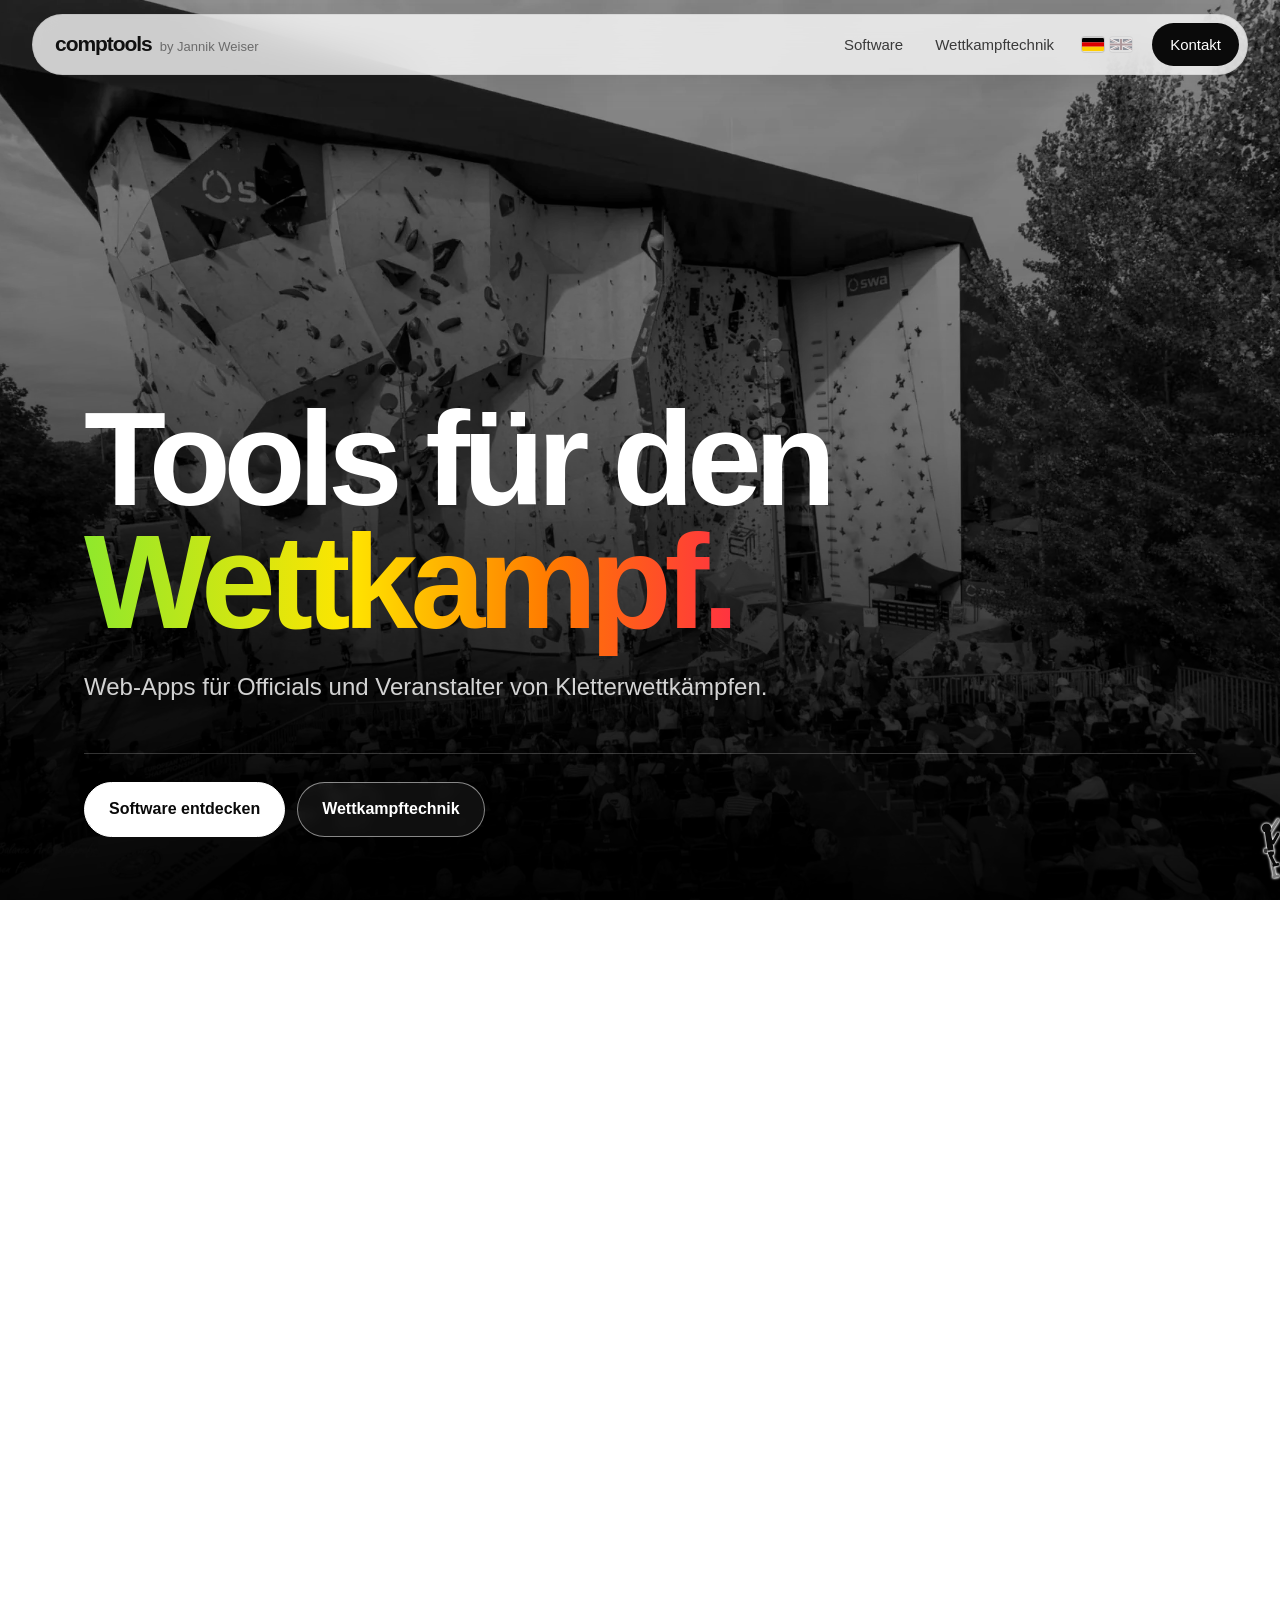
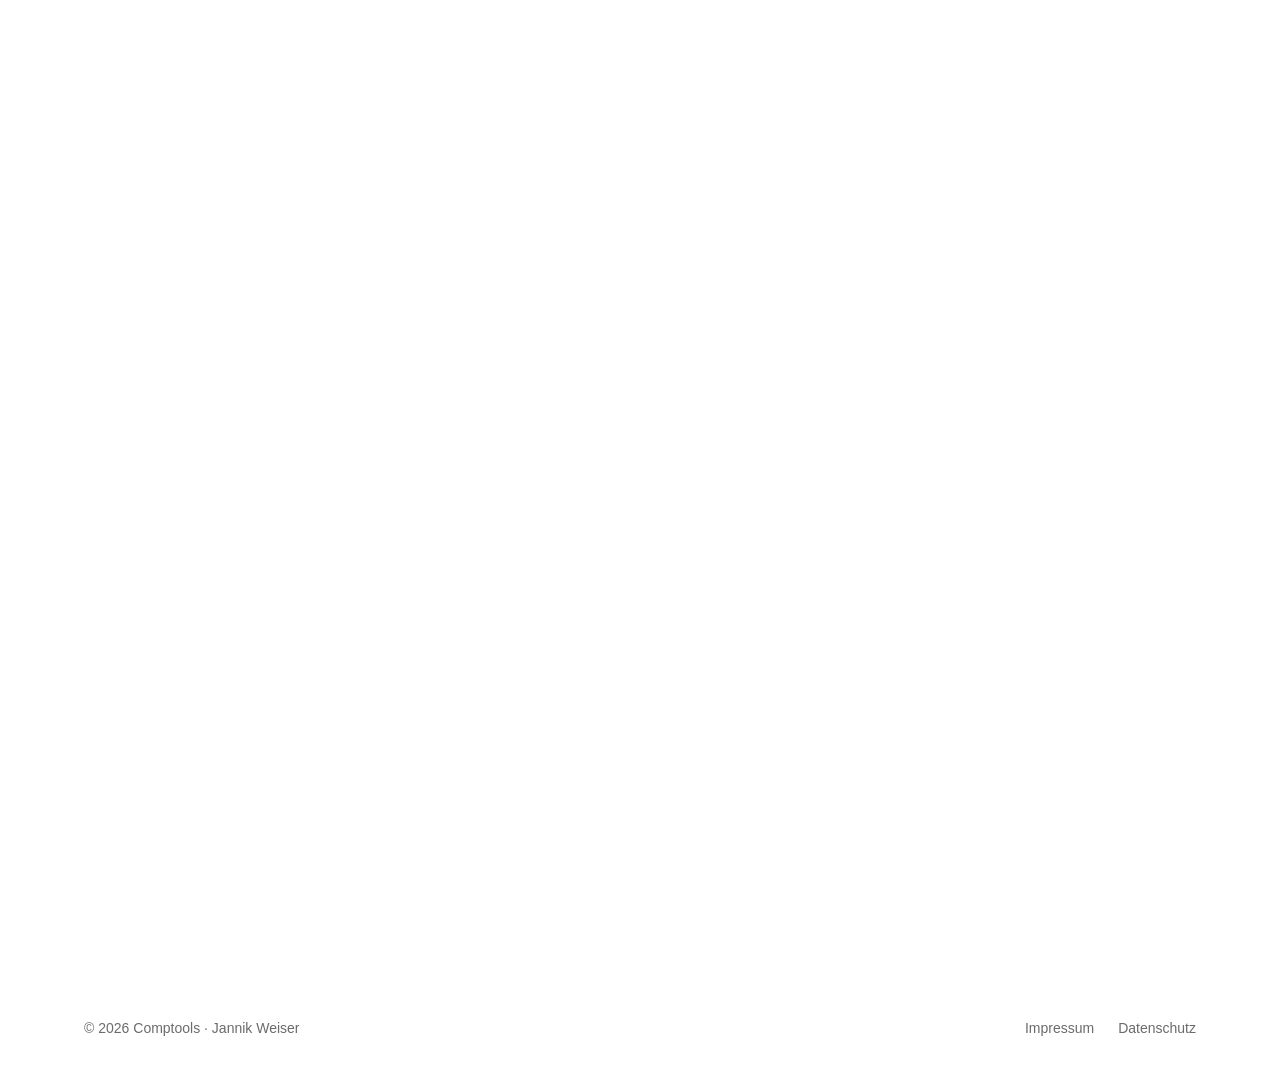
<file: index.html>
<!DOCTYPE html>
<html lang="de">
<head>
  <meta charset="utf-8">
  <meta http-equiv="Content-Security-Policy" content="default-src 'self'; script-src 'self'; style-src 'self'; img-src 'self' data:; font-src 'self'; connect-src 'self'; object-src 'none'; base-uri 'self'; form-action 'none'; frame-src 'none'; manifest-src 'self'; upgrade-insecure-requests">
  <meta name="referrer" content="strict-origin-when-cross-origin">
  <meta name="viewport" content="width=device-width, initial-scale=1">
  <title>Comptools – Software & Technik für Kletterwettkämpfe</title>
  <meta name="description" content="Web-Apps für Officials und Veranstalter von Kletterwettkämpfen: Callzone-Management, Lead-Uhr und TI-Rechner. Dazu Hardware für Wettkämpfe. Von Jannik Weiser.">
  <meta name="theme-color" content="#0a0a0a">
  <meta property="og:title" content="Comptools – Software & Technik für Kletterwettkämpfe">
  <meta property="og:description" content="Callzone-Management, Lead-Uhr und TI-Rechner für Officials und Veranstalter.">
  <meta property="og:locale" content="de_DE">
  <link rel="canonical" href="https://comptools.cloud/">
  <meta property="og:url" content="https://comptools.cloud/">
  <meta property="og:image" content="https://comptools.cloud/assets/img/og-image.jpg">
  <meta property="og:image:width" content="1200">
  <meta property="og:image:height" content="630">
  <meta property="og:type" content="website">
  <meta name="twitter:card" content="summary_large_image">
  <link rel="icon" href="favicon.ico" sizes="48x48">
  <link rel="icon" href="favicon.svg" type="image/svg+xml">
  <link rel="icon" href="favicon-32.png" sizes="32x32" type="image/png">
  <link rel="apple-touch-icon" href="apple-touch-icon.png">
  <link rel="manifest" href="site.webmanifest">
  <link rel="alternate" hreflang="de" href="https://comptools.cloud/">
  <link rel="alternate" hreflang="en" href="https://comptools.cloud/en/">
  <link rel="alternate" hreflang="x-default" href="https://comptools.cloud/">
  <link rel="stylesheet" href="style.css?v=20261020b">
  <script type="application/ld+json">
{
  "@context": "https://schema.org",
  "@graph": [
    {
      "@type": "WebSite",
      "@id": "https://comptools.cloud/#website",
      "url": "https://comptools.cloud/",
      "name": "Comptools",
      "inLanguage": [
        "de",
        "en"
      ],
      "publisher": {
        "@id": "https://comptools.cloud/#person"
      }
    },
    {
      "@type": "Person",
      "@id": "https://comptools.cloud/#person",
      "name": "Jannik Weiser",
      "email": "info@comptools.cloud",
      "jobTitle": "Kampfrichter und Wettkampftechniker",
      "address": {
        "@type": "PostalAddress",
        "addressLocality": "Augsburg",
        "addressCountry": "DE"
      }
    },
    {
      "@type": "WebPage",
      "@id": "https://comptools.cloud/#webpage",
      "url": "https://comptools.cloud/",
      "inLanguage": "de",
      "isPartOf": {
        "@id": "https://comptools.cloud/#website"
      },
      "about": [
        {
          "@type": "SoftwareApplication",
          "name": "Callzone-Management",
          "url": "https://callzone-management.onrender.com",
          "description": "Die moderne Callzone: Überblick über alle Starter mit Live-Daten von results.info, mehrere Modi, im Browser auf iPad, Laptop oder großem Screen.",
          "applicationCategory": "SportsApplication",
          "operatingSystem": "Web",
          "author": {
            "@id": "https://comptools.cloud/#person"
          }
        },
        {
          "@type": "SoftwareApplication",
          "name": "Lead-Uhr",
          "url": "https://timer.comptools.cloud",
          "description": "Erweiterung für die Boulderuhr von ItsBlue: zwei Timer parallel, eine Steuerung im Browser, beliebig viele Anzeigen.",
          "applicationCategory": "SportsApplication",
          "operatingSystem": "Web",
          "author": {
            "@id": "https://comptools.cloud/#person"
          }
        },
        {
          "@type": "SoftwareApplication",
          "name": "TI-Rechner",
          "url": "https://ti.comptools.cloud/",
          "description": "Hilfe bei technischen Zwischenfällen: Erholungszeit, frühester Neustart und Countdown im Lead, Iso, Lücken und Startzeiten im Bouldern, offline nutzbar.",
          "applicationCategory": "SportsApplication",
          "operatingSystem": "Web",
          "author": {
            "@id": "https://comptools.cloud/#person"
          }
        },
        {
          "@type": "Service",
          "name": "Wettkampftechnik: Hardware & Schulungen",
          "description": "VAR-System, Netzwerktechnik und Livestream für Kletterwettkämpfe, Beratung, Schulung von Personal und Vermittlung von Wettkampfpersonal.",
          "provider": {
            "@id": "https://comptools.cloud/#person"
          },
          "areaServed": "Europe"
        }
      ]
    }
  ]
}
  </script>
</head>
<body>

<!-- NAVIGATION -->
<header class="site-header">
  <div class="nav-pill">
    <a href="#top" class="wordmark">comptools<span class="wordmark-by">by Jannik Weiser</span></a>
    <nav class="nav" id="nav" aria-label="Hauptnavigation">
      <a href="#software">Software</a>
      <a href="#wettkampftechnik">Wettkampftechnik</a>
      <a href="en/" class="nav-lang" hreflang="en" aria-label="Sprache: Deutsch. Zur englischen Version wechseln"><span class="flag is-current" title="Deutsch"><svg viewBox="0 0 5 3" aria-hidden="true"><rect width="5" height="1" fill="#000"/><rect width="5" height="1" y="1" fill="#dd0000"/><rect width="5" height="1" y="2" fill="#ffce00"/></svg></span><span class="flag" title="English"><svg viewBox="0 0 60 30" aria-hidden="true"><clipPath id="gb-clip"><path d="M30 15h30v15zv15H0zH0V0zV0h30z"/></clipPath><path d="M0 0v30h60V0z" fill="#012169"/><path d="M0 0l60 30m0-30L0 30" stroke="#fff" stroke-width="6"/><path d="M0 0l60 30m0-30L0 30" clip-path="url(#gb-clip)" stroke="#c8102e" stroke-width="4"/><path d="M30 0v30M0 15h60" stroke="#fff" stroke-width="10"/><path d="M30 0v30M0 15h60" stroke="#c8102e" stroke-width="6"/></svg></span></a>
      <a href="#kontakt" class="nav-cta">Kontakt</a>
    </nav>
    <button class="menu-toggle" aria-label="Menü öffnen" aria-expanded="false" aria-controls="nav"><span></span><span></span></button>
  </div>
</header>

<main id="top">

  <!-- HERO -->
  <section class="hero">
    <img class="hero-img" src="assets/img/hero-wall.webp" srcset="assets/img/hero-wall-1100.webp 1100w, assets/img/hero-wall.webp 1800w" sizes="100vw" fetchpriority="high" alt="Wettkampfwand mit Publikum bei einer Kletter-EM">
    <div class="hero-content">
      <h1>Tools für den <em>Wettkampf.</em></h1>
      <p class="hero-lead">Web-Apps für Officials und Veranstalter von Kletterwettkämpfen.</p>
      <div class="hero-bottom">
        <div class="hero-actions">
          <a href="#software" class="btn btn-light">Software entdecken</a>
          <a href="#wettkampftechnik" class="btn btn-outline-light">Wettkampftechnik</a>
        </div>
      </div>
    </div>
  </section>

  <!-- SOFTWARE -->
  <section id="software" class="section software-intro reveal">
    <p class="eyebrow">Software</p>
    <h2>Apps für den Wettkampftag</h2>
  </section>

  <!-- CALLZONE-MANAGEMENT -->
  <section id="callzone" class="tool-section tool-section-wide reveal accent-lime">
    <h3 class="tool-head">
      <button class="tool-toggle" aria-expanded="false" aria-controls="callzone-panel">
        <i class="tool-dot"></i>
        <span class="tool-name">Callzone-Management</span>
        <span class="tool-tag">Die moderne Callzone</span>
        <span class="tool-plus" aria-hidden="true"></span>
      </button>
    </h3>
    <div class="tool-panel" id="callzone-panel" role="region" aria-label="Callzone-Management">
      <div class="tool-panel-inner">
        <div class="tool-body">
          <div class="tool-copy">
            <p class="tool-lead">Hilft dir, immer den Überblick über alle Starter zu haben.</p>
            <ul class="tool-features">
              <li><b>results.info</b><span>Live-Daten direkt von Vertical-Life results.info</span></li>
              <li><b>Verschiedene Modi</b><span>einzelne Runde, Sequenz mehrerer Runden, Speed-Training oder gemeinsame Sitzung für mehrere Tablets</span></li>
              <li><b>Einfache Bedienung</b><span>auf iPad, Laptop oder großem Screen, einfach im Browser</span></li>
            </ul>
            <div class="tool-actions">
              <a class="btn btn-tool" href="https://callzone-management.onrender.com" target="_blank" rel="noopener">Callzone öffnen <span aria-hidden="true">↗</span></a>
              <a class="tool-help" href="hilfe.html#callzone">Anleitung &amp; FAQ <span aria-hidden="true">→</span></a>
            </div>
          </div>

          <!-- Handy-Mockup im Look der App -->
          <div class="mock" aria-hidden="true">
            <div class="float">
              <div class="tablet">
                <div class="tablet-cam"></div>
                <div class="screen czt">
                  <div class="czt-top"><b>Herren · Qualifikation Lead</b><span class="czt-live">Live</span></div>
                  <div class="czt-lanes">
                    <div class="czt-lane" data-lane="0">
                      <p class="czt-heading">Route 1</p>
                      <div class="czt-card czt-go"><p class="czt-label">Climbing</p><p class="czt-ath"></p></div>
                      <div class="czt-card czt-next"><p class="czt-label">Next</p><p class="czt-ath"></p></div>
                      <ol class="czt-queue"><li></li><li></li><li></li><li></li></ol>
                    </div>
                    <div class="czt-lane" data-lane="1">
                      <p class="czt-heading">Route 2</p>
                      <div class="czt-card czt-go"><p class="czt-label">Climbing</p><p class="czt-ath"></p></div>
                      <div class="czt-card czt-next"><p class="czt-label">Next</p><p class="czt-ath"></p></div>
                      <ol class="czt-queue"><li></li><li></li><li></li><li></li></ol>
                    </div>
                  </div>
                  <p class="czt-foot">Next up: Damen · Qualifikation Lead</p>
                </div>
              </div>
            </div>
          </div>
        </div>
      </div>
    </div>
  </section>

  <!-- LEAD-UHR -->
  <section id="lead-uhr" class="tool-section tool-section-flip tool-section-wide reveal accent-red">
    <h3 class="tool-head">
      <button class="tool-toggle" aria-expanded="false" aria-controls="lead-uhr-panel">
        <i class="tool-dot"></i>
        <span class="tool-name">Lead-Uhr</span>
        <span class="tool-tag">Vereinfachte Steuerung</span>
        <span class="tool-plus" aria-hidden="true"></span>
      </button>
    </h3>
    <div class="tool-panel" id="lead-uhr-panel" role="region" aria-label="Lead-Uhr">
      <div class="tool-panel-inner">
        <div class="tool-body">
          <div class="tool-copy">
            <p class="tool-lead">Erweiterung für die Boulderuhr von ItsBlue. Damit steuerst du zwei Uhren parallel.</p>
            <ul class="tool-features">
              <li><b>2 Timer</b><span>nebeneinander für mehrere Routen</span></li>
              <li><b>1 Steuerung</b><span>von einem Browser aus gesteuert</span></li>
              <li><b>Endlose Anzeigen</b><span>verbinde so viele Displays wie nötig oder nutze den Browser</span></li>
            </ul>
            <div class="tool-actions">
              <a class="btn btn-tool" href="https://timer.comptools.cloud" target="_blank" rel="noopener">Lead-Uhr öffnen <span aria-hidden="true">↗</span></a>
              <a class="btn btn-outline-light" href="https://itsblue.de" target="_blank" rel="noopener">Timer bei itsblue.de kaufen <span aria-hidden="true">↗</span></a>
              <a class="tool-help" href="hilfe.html#lead-uhr">Anleitung &amp; FAQ <span aria-hidden="true">→</span></a>
            </div>
          </div>

          <!-- Handy-Mockup im Look der App -->
          <div class="mock" aria-hidden="true">
            <div class="float float-delay">
              <div class="tablet tablet-tilt-left">
                <div class="tablet-cam"></div>
                <div class="screen lut">
                  <div class="lut-head">
                    <b>Timer-Steuerung</b>
                    <span class="lut-btn lut-red">Beide neu starten</span>
                    <span class="lut-btn lut-warn">Beide pausieren</span>
                    <span class="lut-btn lut-ok">Beide fortsetzen</span>
                  </div>
                  <div class="lut-panels">
                    <div class="lut-panel">
                      <div class="lut-panel-head"><span class="lut-badge">Timer 1</span><b>Route 1</b><span class="lut-live">Live</span></div>
                      <div class="lut-screen"><span class="lut-route">Route 1</span><span class="lut-time" data-start="342">05:42</span></div>
                      <div class="lut-controls"><span class="lut-btn lut-red">Neustart</span><span class="lut-btn lut-warn">Pause</span><span class="lut-btn">Segment überspringen</span></div>
                    </div>
                    <div class="lut-panel">
                      <div class="lut-panel-head"><span class="lut-badge">Timer 2</span><b>Route 2</b><span class="lut-live">Live</span></div>
                      <div class="lut-screen"><span class="lut-route">Route 2</span><span class="lut-time" data-start="118">01:58</span></div>
                      <div class="lut-controls"><span class="lut-btn lut-red">Neustart</span><span class="lut-btn lut-warn">Pause</span><span class="lut-btn">Segment überspringen</span></div>
                    </div>
                  </div>
                </div>
              </div>
            </div>
          </div>
        </div>
      </div>
    </div>
  </section>

  <!-- TI-RECHNER -->
  <section id="ti-rechner" class="tool-section reveal accent-orange">
    <h3 class="tool-head">
      <button class="tool-toggle" aria-expanded="false" aria-controls="ti-rechner-panel">
        <i class="tool-dot"></i>
        <span class="tool-name">TI-Rechner</span>
        <span class="tool-tag">Zwischenfälle ohne Stress bearbeiten</span>
        <span class="tool-plus" aria-hidden="true"></span>
      </button>
    </h3>
    <div class="tool-panel" id="ti-rechner-panel" role="region" aria-label="TI-Rechner">
      <div class="tool-panel-inner">
        <div class="tool-body">
          <div class="tool-copy">
            <p class="tool-lead">Deine Hilfe für stressige Momente. Behalte immer den Überblick.</p>
            <ul class="tool-features">
              <li><b>Lead</b><span>Erholungszeit, frühester Neustart und Countdown</span></li>
              <li><b>Bouldern</b><span>Iso, Lücken und Startzeiten auf einen Blick</span></li>
              <li><b>Offline</b><span>als Web-App ohne Internetverbindung nutzbar</span></li>
            </ul>
            <div class="tool-actions">
              <a class="btn btn-tool" href="https://ti.comptools.cloud/" target="_blank" rel="noopener">TI-Rechner öffnen <span aria-hidden="true">↗</span></a>
              <a class="tool-help" href="hilfe.html#ti-rechner">Anleitung &amp; FAQ <span aria-hidden="true">→</span></a>
            </div>
          </div>

          <!-- Handy-Mockup im Look der App -->
          <div class="mock" aria-hidden="true">
            <div class="float">
              <div class="phone">
                <div class="phone-notch"></div>
                <div class="app">
                  <p class="app-title"><span>TI</span>-Rechner</p>
                  <p class="app-sub">Technischer Zwischenfall</p>
                  <div class="app-seg"><span>Lead</span><span class="on">Boulder</span></div>
                  <div class="app-card">
                    <p class="app-label">Qualifikation · 5 Boulder, 5 min fix</p>
                    <div class="app-row"><span>Startposition</span><b>12</b></div>
                    <div class="app-row"><span>Boulder</span><b>B3</b></div>
                    <div class="app-row"><span>Restzeit bei Versuchsbeginn</span><b>2:30</b></div>
                  </div>
                  <div class="app-card app-result">
                    <p class="app-label">Wiedereinstieg</p>
                    <p class="app-value">14:42 Uhr · B3</p>
                    <div class="app-row"><span>Gutschrift</span><b>2:30</b></div>
                  </div>
                  <div class="app-card">
                    <p class="app-label">Ablauf des Athleten</p>
                    <div class="app-timeline"><i class="tl-iso"></i><i class="tl-cz"></i><i class="tl-slot"></i><span class="tl-now" id="tl-now"></span></div>
                    <div class="app-legend"><span class="lg-iso">Sek. Isolation</span><span class="lg-cz">Call Zone</span><span class="lg-slot">TI-Slot</span></div>
                  </div>
                  <div class="app-countdown">
                    <p class="app-label">Live-Countdown</p>
                    <p class="app-timer" id="mock-timer">04:12</p>
                  </div>
                </div>
              </div>
            </div>
          </div>
        </div>
      </div>
    </div>
  </section>

  <!-- AUS DER PRAXIS -->
  <section id="praxis" class="maker section">
    <img class="maker-img reveal" src="assets/img/portrait.webp" alt="Porträt von Jannik Weiser bei einem Wettkampf">
    <div class="maker-copy reveal">
      <p class="eyebrow">Aus der Praxis</p>
      <p class="maker-text">Ich bin Jannik und auf über 20 Kletterwettkämpfen im Jahr als Schiedsrichter und Techniker im Einsatz. <span class="muted">Diese Tools entstehen dort, wo im Ablauf etwas fehlt, und werden auf echten Wettkämpfen getestet.</span></p>
    </div>
  </section>

  <!-- WETTKAMPFTECHNIK -->
  <section id="wettkampftechnik" class="section hardware-wrap accent-blue">
    <div class="hardware reveal">
      <div class="hardware-copy">
        <p class="eyebrow">Wettkampftechnik</p>
        <h2>Hardware &amp; Schulungen</h2>
        <p class="hardware-lead">Ich bringe die Technik für deinen Wettkampf mit, vom VAR-System über das Netzwerk bis zum Livestream. Ich berate dich zu Hardware, Software und Ablauf und schule dein Team. Und wenn dir Leute fehlen, vermittle ich dir erfahrenes Wettkampfpersonal.</p>
        <div class="hardware-contact">
          <p><b>Erzähl mir, was du vorhast.</b></p>
          <a class="btn btn-tool" href="mailto:info@comptools.cloud?subject=Wettkampftechnik">info@comptools.cloud <span aria-hidden="true">→</span></a>
        </div>
      </div>
      <div class="hardware-media">
        <img class="hw-big" src="assets/img/tech-desk.webp" alt="Technik-Arbeitsplatz mit Multiview-Monitor, Stream Deck und Laptop" loading="lazy">
        <img src="assets/img/tech-tent.webp" alt="Technikzelt mit Laptops und Monitoren bei einem Outdoor-Wettkampf" loading="lazy">
        <img src="assets/img/poe-case.webp" alt="Robuster Technikkoffer mit PoE-Anschlüssen" loading="lazy">
      </div>
    </div>
  </section>

  <!-- KONTAKT -->
  <section id="kontakt" class="contact-wrap">
    <div class="contact reveal">
      <p class="eyebrow">Kontakt</p>
      <h2>Fragen oder Feedback zu den Tools?</h2>
      <p class="contact-lead">Du willst ein Tool auf deinem Wettkampf einsetzen, hast einen Fehler gefunden oder eine Idee? Schreib mir.</p>
      <a class="contact-mail" href="mailto:info@comptools.cloud?subject=Comptools">info@comptools.cloud <span aria-hidden="true">→</span></a>
      <p class="contact-help">Viele Antworten findest du schon unter <a href="hilfe.html">Fragen &amp; Anleitungen</a>.</p>
    </div>
  </section>

</main>

<footer class="site-footer">
  <span>© <span id="year">2026</span> Comptools · Jannik Weiser</span>
  <span class="footer-links"><a href="impressum.html">Impressum</a><a href="datenschutz.html">Datenschutz</a></span>
</footer>

<script src="main.js?v=20261020b"></script>
</body>
</html>
</file>
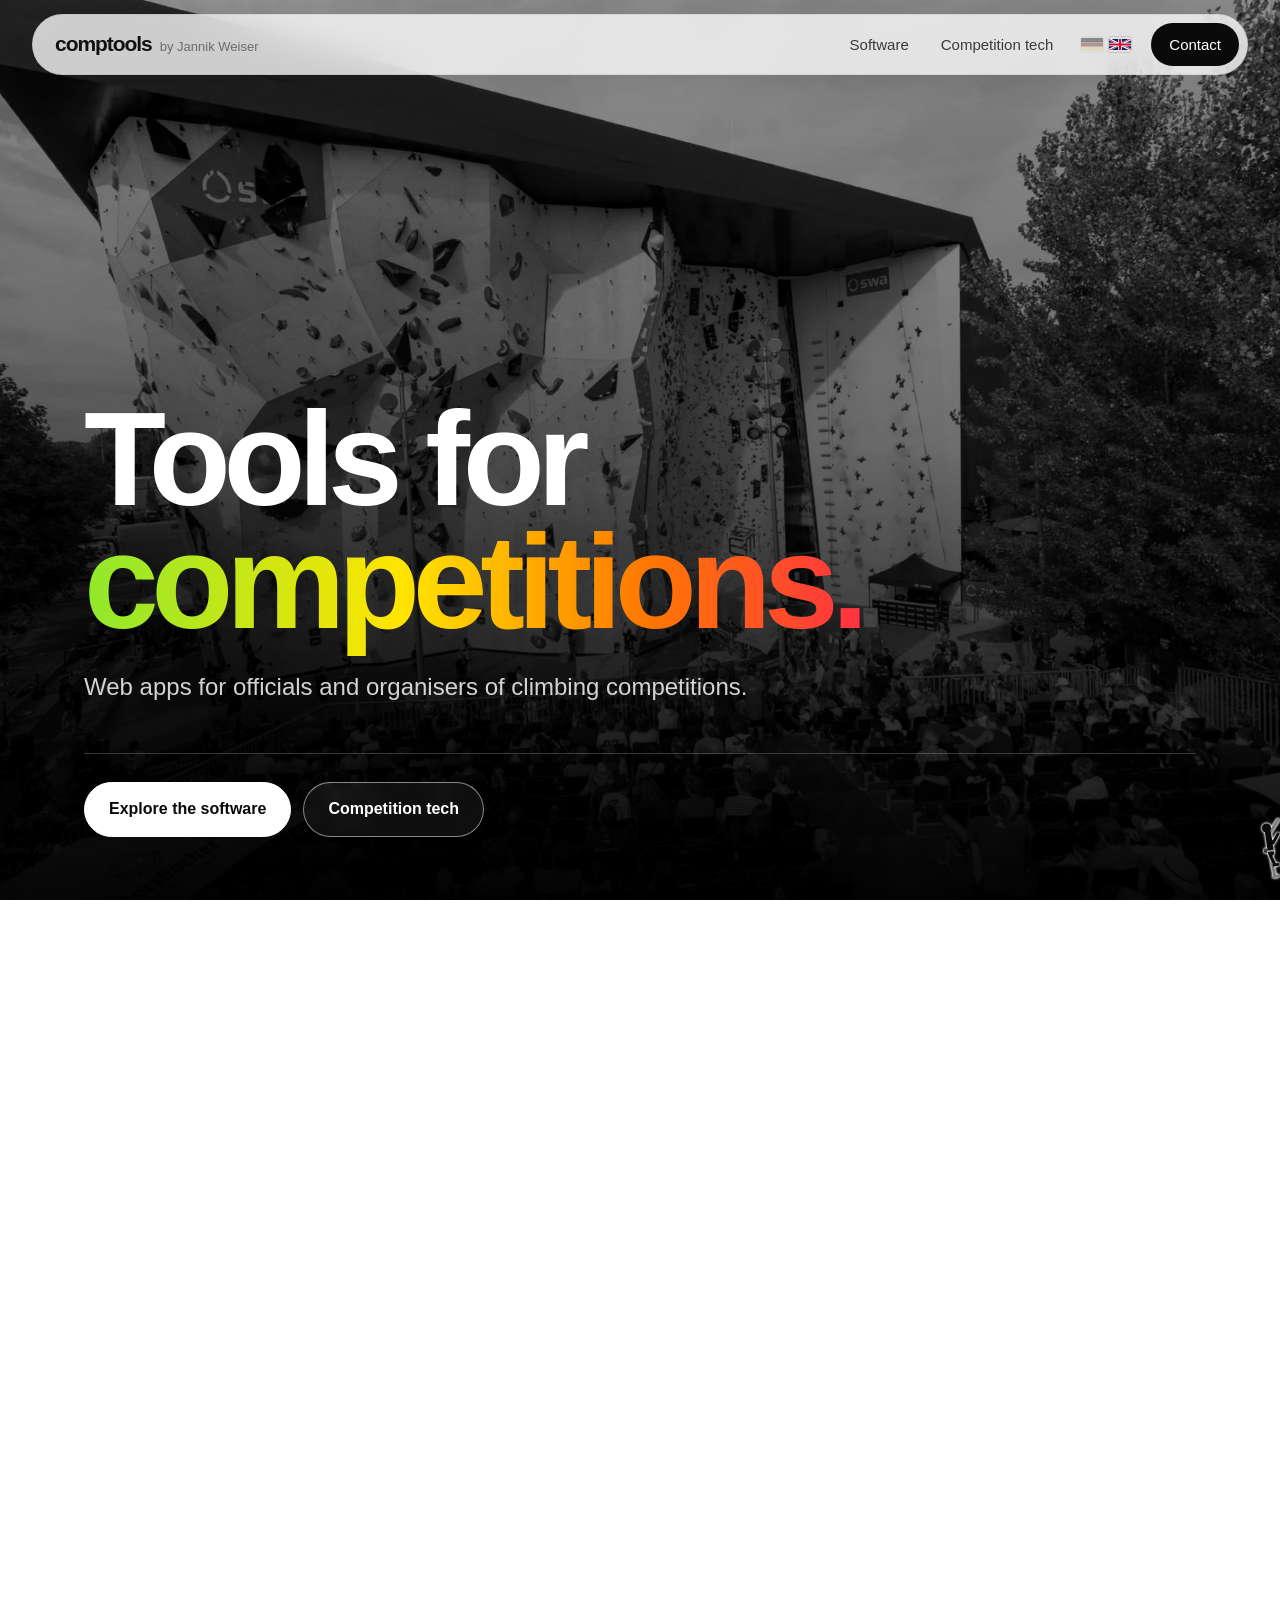
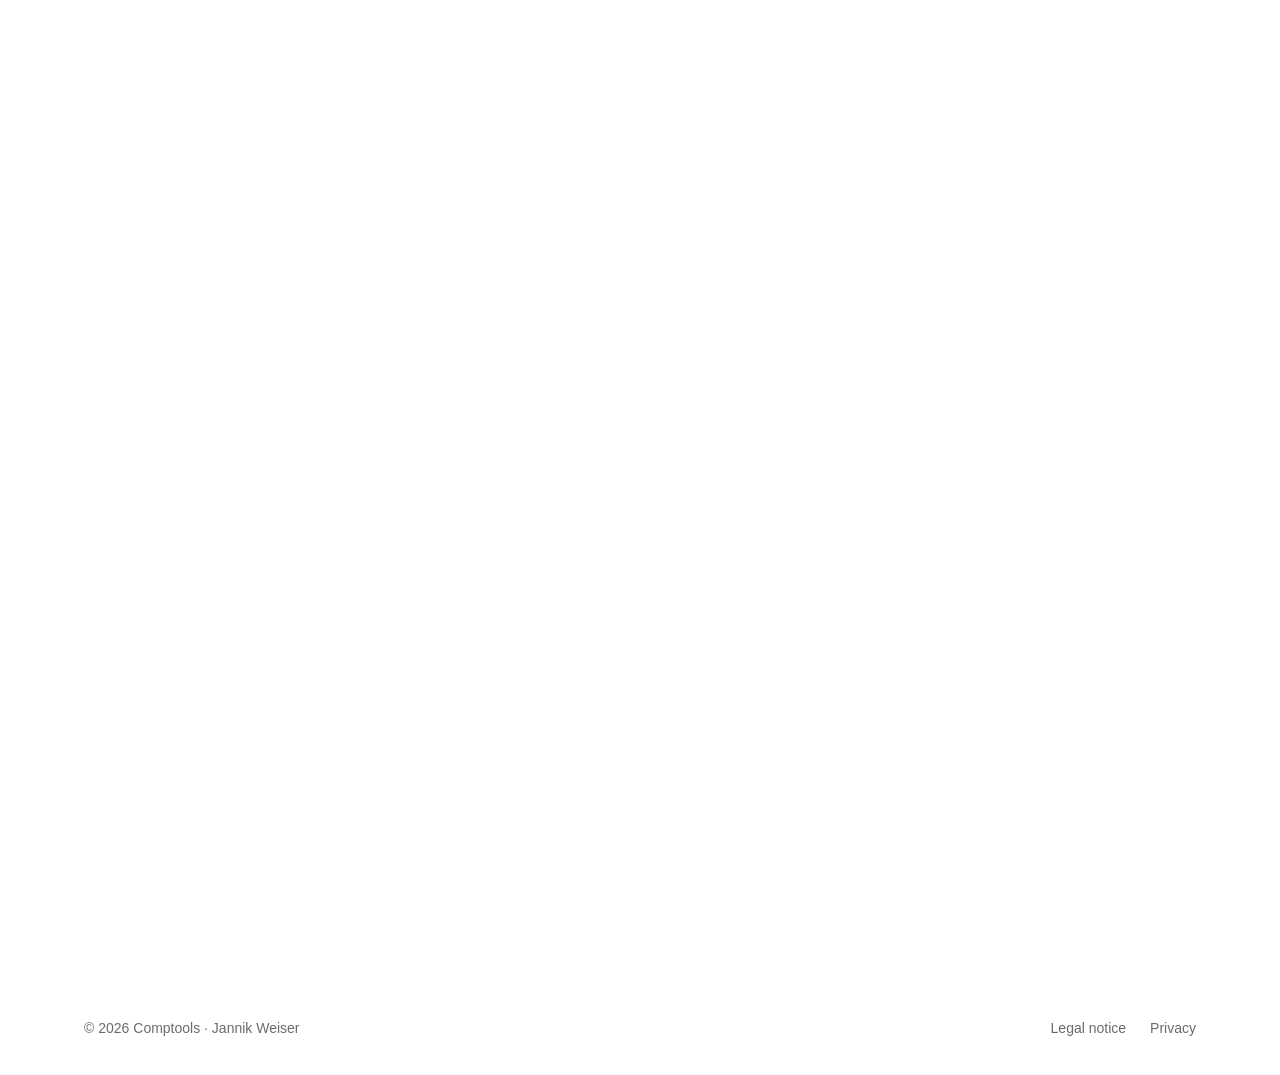
<file: en/index.html>
<!DOCTYPE html>
<html lang="en">
<head>
  <meta charset="utf-8">
  <meta http-equiv="Content-Security-Policy" content="default-src 'self'; script-src 'self'; style-src 'self'; img-src 'self' data:; font-src 'self'; connect-src 'self'; object-src 'none'; base-uri 'self'; form-action 'none'; frame-src 'none'; manifest-src 'self'; upgrade-insecure-requests">
  <meta name="referrer" content="strict-origin-when-cross-origin">
  <meta name="viewport" content="width=device-width, initial-scale=1">
  <title>Comptools – Software & Tech for Climbing Competitions</title>
  <meta name="description" content="Web apps for officials and organisers of climbing competitions: Callzone Management, Lead Clock and TI Calculator. Plus competition hardware. By Jannik Weiser.">
  <meta name="theme-color" content="#0a0a0a">
  <meta property="og:title" content="Comptools – Software & Tech for Climbing Competitions">
  <meta property="og:description" content="Callzone Management, Lead Clock and TI Calculator for officials and organisers.">
  <meta property="og:locale" content="en_GB">
  <link rel="canonical" href="https://comptools.cloud/en/">
  <meta property="og:url" content="https://comptools.cloud/en/">
  <meta property="og:image" content="https://comptools.cloud/assets/img/og-image.jpg">
  <meta property="og:image:width" content="1200">
  <meta property="og:image:height" content="630">
  <meta property="og:type" content="website">
  <meta name="twitter:card" content="summary_large_image">
  <link rel="icon" href="../favicon.ico" sizes="48x48">
  <link rel="icon" href="../favicon.svg" type="image/svg+xml">
  <link rel="icon" href="../favicon-32.png" sizes="32x32" type="image/png">
  <link rel="apple-touch-icon" href="../apple-touch-icon.png">
  <link rel="manifest" href="../site.webmanifest">
  <link rel="alternate" hreflang="de" href="https://comptools.cloud/">
  <link rel="alternate" hreflang="en" href="https://comptools.cloud/en/">
  <link rel="alternate" hreflang="x-default" href="https://comptools.cloud/">
  <link rel="stylesheet" href="../style.css?v=20261020b">
  <script type="application/ld+json">
{
  "@context": "https://schema.org",
  "@graph": [
    {
      "@type": "WebSite",
      "@id": "https://comptools.cloud/#website",
      "url": "https://comptools.cloud/",
      "name": "Comptools",
      "inLanguage": [
        "de",
        "en"
      ],
      "publisher": {
        "@id": "https://comptools.cloud/#person"
      }
    },
    {
      "@type": "Person",
      "@id": "https://comptools.cloud/#person",
      "name": "Jannik Weiser",
      "email": "info@comptools.cloud",
      "jobTitle": "Climbing competition judge and technician",
      "address": {
        "@type": "PostalAddress",
        "addressLocality": "Augsburg",
        "addressCountry": "DE"
      }
    },
    {
      "@type": "WebPage",
      "@id": "https://comptools.cloud/en/#webpage",
      "url": "https://comptools.cloud/en/",
      "inLanguage": "en",
      "isPartOf": {
        "@id": "https://comptools.cloud/#website"
      },
      "about": [
        {
          "@type": "SoftwareApplication",
          "name": "Callzone Management",
          "url": "https://callzone-management.onrender.com",
          "description": "The modern call zone: keep track of every starter with live data from results.info, several modes, in the browser on iPad, laptop or a big screen.",
          "applicationCategory": "SportsApplication",
          "operatingSystem": "Web",
          "author": {
            "@id": "https://comptools.cloud/#person"
          }
        },
        {
          "@type": "SoftwareApplication",
          "name": "Lead Clock",
          "url": "https://timer.comptools.cloud",
          "description": "Extension for the ItsBlue boulder clock: two timers in parallel, one browser control, as many displays as needed.",
          "applicationCategory": "SportsApplication",
          "operatingSystem": "Web",
          "author": {
            "@id": "https://comptools.cloud/#person"
          }
        },
        {
          "@type": "SoftwareApplication",
          "name": "TI Calculator",
          "url": "https://ti.comptools.cloud/",
          "description": "Help with technical incidents: recovery time, earliest restart and countdown in lead; isolation, gaps and start times in bouldering; works offline.",
          "applicationCategory": "SportsApplication",
          "operatingSystem": "Web",
          "author": {
            "@id": "https://comptools.cloud/#person"
          }
        },
        {
          "@type": "Service",
          "name": "Competition tech: hardware & training",
          "description": "VAR system, networking and livestream for climbing competitions, consulting, staff training and referrals to competition staff.",
          "provider": {
            "@id": "https://comptools.cloud/#person"
          },
          "areaServed": "Europe"
        }
      ]
    }
  ]
}
  </script>
</head>
<body>

<!-- NAVIGATION -->
<header class="site-header">
  <div class="nav-pill">
    <a href="#top" class="wordmark">comptools<span class="wordmark-by">by Jannik Weiser</span></a>
    <nav class="nav" id="nav" aria-label="Main navigation">
      <a href="#software">Software</a>
      <a href="#wettkampftechnik">Competition tech</a>
      <a href="../" class="nav-lang" hreflang="de" aria-label="Language: English. Switch to German version"><span class="flag" title="Deutsch"><svg viewBox="0 0 5 3" aria-hidden="true"><rect width="5" height="1" fill="#000"/><rect width="5" height="1" y="1" fill="#dd0000"/><rect width="5" height="1" y="2" fill="#ffce00"/></svg></span><span class="flag is-current" title="English"><svg viewBox="0 0 60 30" aria-hidden="true"><clipPath id="gb-clip"><path d="M30 15h30v15zv15H0zH0V0zV0h30z"/></clipPath><path d="M0 0v30h60V0z" fill="#012169"/><path d="M0 0l60 30m0-30L0 30" stroke="#fff" stroke-width="6"/><path d="M0 0l60 30m0-30L0 30" clip-path="url(#gb-clip)" stroke="#c8102e" stroke-width="4"/><path d="M30 0v30M0 15h60" stroke="#fff" stroke-width="10"/><path d="M30 0v30M0 15h60" stroke="#c8102e" stroke-width="6"/></svg></span></a>
      <a href="#kontakt" class="nav-cta">Contact</a>
    </nav>
    <button class="menu-toggle" aria-label="Open menu" aria-expanded="false" aria-controls="nav"><span></span><span></span></button>
  </div>
</header>

<main id="top">

  <!-- HERO -->
  <section class="hero">
    <img class="hero-img" src="../assets/img/hero-wall.webp" srcset="../assets/img/hero-wall-1100.webp 1100w, ../assets/img/hero-wall.webp 1800w" sizes="100vw" fetchpriority="high" alt="Competition wall with spectators at a European climbing championship">
    <div class="hero-content">
      <h1>Tools for <em>competitions.</em></h1>
      <p class="hero-lead">Web apps for officials and organisers of climbing competitions.</p>
      <div class="hero-bottom">
        <div class="hero-actions">
          <a href="#software" class="btn btn-light">Explore the software</a>
          <a href="#wettkampftechnik" class="btn btn-outline-light">Competition tech</a>
        </div>
      </div>
    </div>
  </section>

  <!-- SOFTWARE -->
  <section id="software" class="section software-intro reveal">
    <p class="eyebrow">Software</p>
    <h2>Apps for competition day</h2>
  </section>

  <!-- CALLZONE-MANAGEMENT -->
  <section id="callzone" class="tool-section tool-section-wide reveal accent-lime">
    <h3 class="tool-head">
      <button class="tool-toggle" aria-expanded="false" aria-controls="callzone-panel">
        <i class="tool-dot"></i>
        <span class="tool-name">Callzone Management</span>
        <span class="tool-tag">The modern call zone</span>
        <span class="tool-plus" aria-hidden="true"></span>
      </button>
    </h3>
    <div class="tool-panel" id="callzone-panel" role="region" aria-label="Callzone Management">
      <div class="tool-panel-inner">
        <div class="tool-body">
          <div class="tool-copy">
            <p class="tool-lead">Helps you keep track of every starter at all times.</p>
            <ul class="tool-features">
              <li><b>results.info</b><span>live data straight from Vertical-Life results.info</span></li>
              <li><b>Different modes</b><span>single round, a sequence of rounds, speed training or a shared session across several tablets</span></li>
              <li><b>Easy to use</b><span>on iPad, laptop or a big screen, right in the browser</span></li>
            </ul>
            <div class="tool-actions">
              <a class="btn btn-tool" href="https://callzone-management.onrender.com" target="_blank" rel="noopener">Open Callzone <span aria-hidden="true">↗</span></a>
              <a class="tool-help" href="help.html#callzone">Guide &amp; FAQ <span aria-hidden="true">→</span></a>
            </div>
          </div>

          <!-- Handy-Mockup im Look der App -->
          <div class="mock" aria-hidden="true">
            <div class="float">
              <div class="tablet">
                <div class="tablet-cam"></div>
                <div class="screen czt">
                  <div class="czt-top"><b>Men · Lead Qualification</b><span class="czt-live">Live</span></div>
                  <div class="czt-lanes">
                    <div class="czt-lane" data-lane="0">
                      <p class="czt-heading">Route 1</p>
                      <div class="czt-card czt-go"><p class="czt-label">Climbing</p><p class="czt-ath"></p></div>
                      <div class="czt-card czt-next"><p class="czt-label">Next</p><p class="czt-ath"></p></div>
                      <ol class="czt-queue"><li></li><li></li><li></li><li></li></ol>
                    </div>
                    <div class="czt-lane" data-lane="1">
                      <p class="czt-heading">Route 2</p>
                      <div class="czt-card czt-go"><p class="czt-label">Climbing</p><p class="czt-ath"></p></div>
                      <div class="czt-card czt-next"><p class="czt-label">Next</p><p class="czt-ath"></p></div>
                      <ol class="czt-queue"><li></li><li></li><li></li><li></li></ol>
                    </div>
                  </div>
                  <p class="czt-foot">Next up: Women · Lead Qualification</p>
                </div>
              </div>
            </div>
          </div>
        </div>
      </div>
    </div>
  </section>

  <!-- LEAD-UHR -->
  <section id="lead-uhr" class="tool-section tool-section-flip tool-section-wide reveal accent-red">
    <h3 class="tool-head">
      <button class="tool-toggle" aria-expanded="false" aria-controls="lead-uhr-panel">
        <i class="tool-dot"></i>
        <span class="tool-name">Lead Clock</span>
        <span class="tool-tag">Simplified control</span>
        <span class="tool-plus" aria-hidden="true"></span>
      </button>
    </h3>
    <div class="tool-panel" id="lead-uhr-panel" role="region" aria-label="Lead Clock">
      <div class="tool-panel-inner">
        <div class="tool-body">
          <div class="tool-copy">
            <p class="tool-lead">An extension for the ItsBlue boulder clock, so you can run two clocks in parallel.</p>
            <ul class="tool-features">
              <li><b>2 timers</b><span>side by side for several routes</span></li>
              <li><b>1 control</b><span>run from a single browser</span></li>
              <li><b>Unlimited displays</b><span>connect as many displays as you need or use the browser</span></li>
            </ul>
            <div class="tool-actions">
              <a class="btn btn-tool" href="https://timer.comptools.cloud" target="_blank" rel="noopener">Open Lead Clock <span aria-hidden="true">↗</span></a>
              <a class="btn btn-outline-light" href="https://itsblue.de" target="_blank" rel="noopener">Buy timers at itsblue.de <span aria-hidden="true">↗</span></a>
              <a class="tool-help" href="help.html#lead-uhr">Guide &amp; FAQ <span aria-hidden="true">→</span></a>
            </div>
          </div>

          <!-- Handy-Mockup im Look der App -->
          <div class="mock" aria-hidden="true">
            <div class="float float-delay">
              <div class="tablet tablet-tilt-left">
                <div class="tablet-cam"></div>
                <div class="screen lut">
                  <div class="lut-head">
                    <b>Timer control</b>
                    <span class="lut-btn lut-red">Restart both</span>
                    <span class="lut-btn lut-warn">Pause both</span>
                    <span class="lut-btn lut-ok">Resume both</span>
                  </div>
                  <div class="lut-panels">
                    <div class="lut-panel">
                      <div class="lut-panel-head"><span class="lut-badge">Timer 1</span><b>Route 1</b><span class="lut-live">Live</span></div>
                      <div class="lut-screen"><span class="lut-route">Route 1</span><span class="lut-time" data-start="342">05:42</span></div>
                      <div class="lut-controls"><span class="lut-btn lut-red">Restart</span><span class="lut-btn lut-warn">Pause</span><span class="lut-btn">Skip segment</span></div>
                    </div>
                    <div class="lut-panel">
                      <div class="lut-panel-head"><span class="lut-badge">Timer 2</span><b>Route 2</b><span class="lut-live">Live</span></div>
                      <div class="lut-screen"><span class="lut-route">Route 2</span><span class="lut-time" data-start="118">01:58</span></div>
                      <div class="lut-controls"><span class="lut-btn lut-red">Restart</span><span class="lut-btn lut-warn">Pause</span><span class="lut-btn">Skip segment</span></div>
                    </div>
                  </div>
                </div>
              </div>
            </div>
          </div>
        </div>
      </div>
    </div>
  </section>

  <!-- TI-RECHNER -->
  <section id="ti-rechner" class="tool-section reveal accent-orange">
    <h3 class="tool-head">
      <button class="tool-toggle" aria-expanded="false" aria-controls="ti-rechner-panel">
        <i class="tool-dot"></i>
        <span class="tool-name">TI Calculator</span>
        <span class="tool-tag">Handle incidents without stress</span>
        <span class="tool-plus" aria-hidden="true"></span>
      </button>
    </h3>
    <div class="tool-panel" id="ti-rechner-panel" role="region" aria-label="TI Calculator">
      <div class="tool-panel-inner">
        <div class="tool-body">
          <div class="tool-copy">
            <p class="tool-lead">Your helper for stressful moments. Always stay on top of things.</p>
            <ul class="tool-features">
              <li><b>Lead</b><span>recovery time, earliest restart and countdown</span></li>
              <li><b>Bouldering</b><span>isolation, gaps and start times at a glance</span></li>
              <li><b>Offline</b><span>works as a web app without an internet connection</span></li>
            </ul>
            <div class="tool-actions">
              <a class="btn btn-tool" href="https://ti.comptools.cloud/" target="_blank" rel="noopener">Open TI Calculator <span aria-hidden="true">↗</span></a>
              <a class="tool-help" href="help.html#ti-rechner">Guide &amp; FAQ <span aria-hidden="true">→</span></a>
            </div>
          </div>

          <!-- Handy-Mockup im Look der App -->
          <div class="mock" aria-hidden="true">
            <div class="float">
              <div class="phone">
                <div class="phone-notch"></div>
                <div class="app">
                  <p class="app-title"><span>TI</span> Calculator</p>
                  <p class="app-sub">Technical Incident</p>
                  <div class="app-seg"><span>Lead</span><span class="on">Boulder</span></div>
                  <div class="app-card">
                    <p class="app-label">Qualification · 5 boulders, 5 min fixed</p>
                    <div class="app-row"><span>Start position</span><b>12</b></div>
                    <div class="app-row"><span>Boulder</span><b>B3</b></div>
                    <div class="app-row"><span>Time left at attempt start</span><b>2:30</b></div>
                  </div>
                  <div class="app-card app-result">
                    <p class="app-label">Return</p>
                    <p class="app-value">14:42 · B3</p>
                    <div class="app-row"><span>Time credit</span><b>2:30</b></div>
                  </div>
                  <div class="app-card">
                    <p class="app-label">Athlete’s schedule</p>
                    <div class="app-timeline"><i class="tl-iso"></i><i class="tl-cz"></i><i class="tl-slot"></i><span class="tl-now" id="tl-now"></span></div>
                    <div class="app-legend"><span class="lg-iso">Sec. isolation</span><span class="lg-cz">Call zone</span><span class="lg-slot">TI slot</span></div>
                  </div>
                  <div class="app-countdown">
                    <p class="app-label">Live countdown</p>
                    <p class="app-timer" id="mock-timer">04:12</p>
                  </div>
                </div>
              </div>
            </div>
          </div>
        </div>
      </div>
    </div>
  </section>

  <!-- AUS DER PRAXIS -->
  <section id="praxis" class="maker section">
    <img class="maker-img reveal" src="../assets/img/portrait.webp" alt="Portrait of Jannik Weiser at a competition">
    <div class="maker-copy reveal">
      <p class="eyebrow">From the field</p>
      <p class="maker-text">I’m Jannik, working as a judge and technician at more than 20 climbing competitions a year. <span class="muted">These tools are built wherever something is missing in the workflow, and tested at real competitions.</span></p>
    </div>
  </section>

  <!-- WETTKAMPFTECHNIK -->
  <section id="wettkampftechnik" class="section hardware-wrap accent-blue">
    <div class="hardware reveal">
      <div class="hardware-copy">
        <p class="eyebrow">Competition tech</p>
        <h2>Hardware &amp; training</h2>
        <p class="hardware-lead">I bring the tech for your competition, from the VAR system to the network to the livestream. I advise you on hardware, software and how your event runs, and I train your team. And if you’re short of people, I’ll put you in touch with experienced competition staff.</p>
        <div class="hardware-contact">
          <p><b>Tell me what you’re planning.</b></p>
          <a class="btn btn-tool" href="mailto:info@comptools.cloud?subject=Competition%20tech">info@comptools.cloud <span aria-hidden="true">→</span></a>
        </div>
      </div>
      <div class="hardware-media">
        <img class="hw-big" src="../assets/img/tech-desk.webp" alt="Tech desk with multiview monitor, Stream Deck and laptop" loading="lazy">
        <img src="../assets/img/tech-tent.webp" alt="Tech tent with laptops and monitors at an outdoor competition" loading="lazy">
        <img src="../assets/img/poe-case.webp" alt="Rugged tech case with PoE ports" loading="lazy">
      </div>
    </div>
  </section>

  <!-- KONTAKT -->
  <section id="kontakt" class="contact-wrap">
    <div class="contact reveal">
      <p class="eyebrow">Contact</p>
      <h2>Questions or feedback on the tools?</h2>
      <p class="contact-lead">Want to use a tool at your competition, found a bug or have an idea? Drop me a line.</p>
      <a class="contact-mail" href="mailto:info@comptools.cloud?subject=Comptools">info@comptools.cloud <span aria-hidden="true">→</span></a>
      <p class="contact-help">Many answers are already in the <a href="help.html">FAQ &amp; guides</a>.</p>
    </div>
  </section>

</main>

<footer class="site-footer">
  <span>© <span id="year">2026</span> Comptools · Jannik Weiser</span>
  <span class="footer-links"><a href="../impressum.html" hreflang="de">Legal notice</a><a href="../datenschutz.html" hreflang="de">Privacy</a></span>
</footer>

<script src="../main.js?v=20261020b"></script>
</body>
</html>
</file>
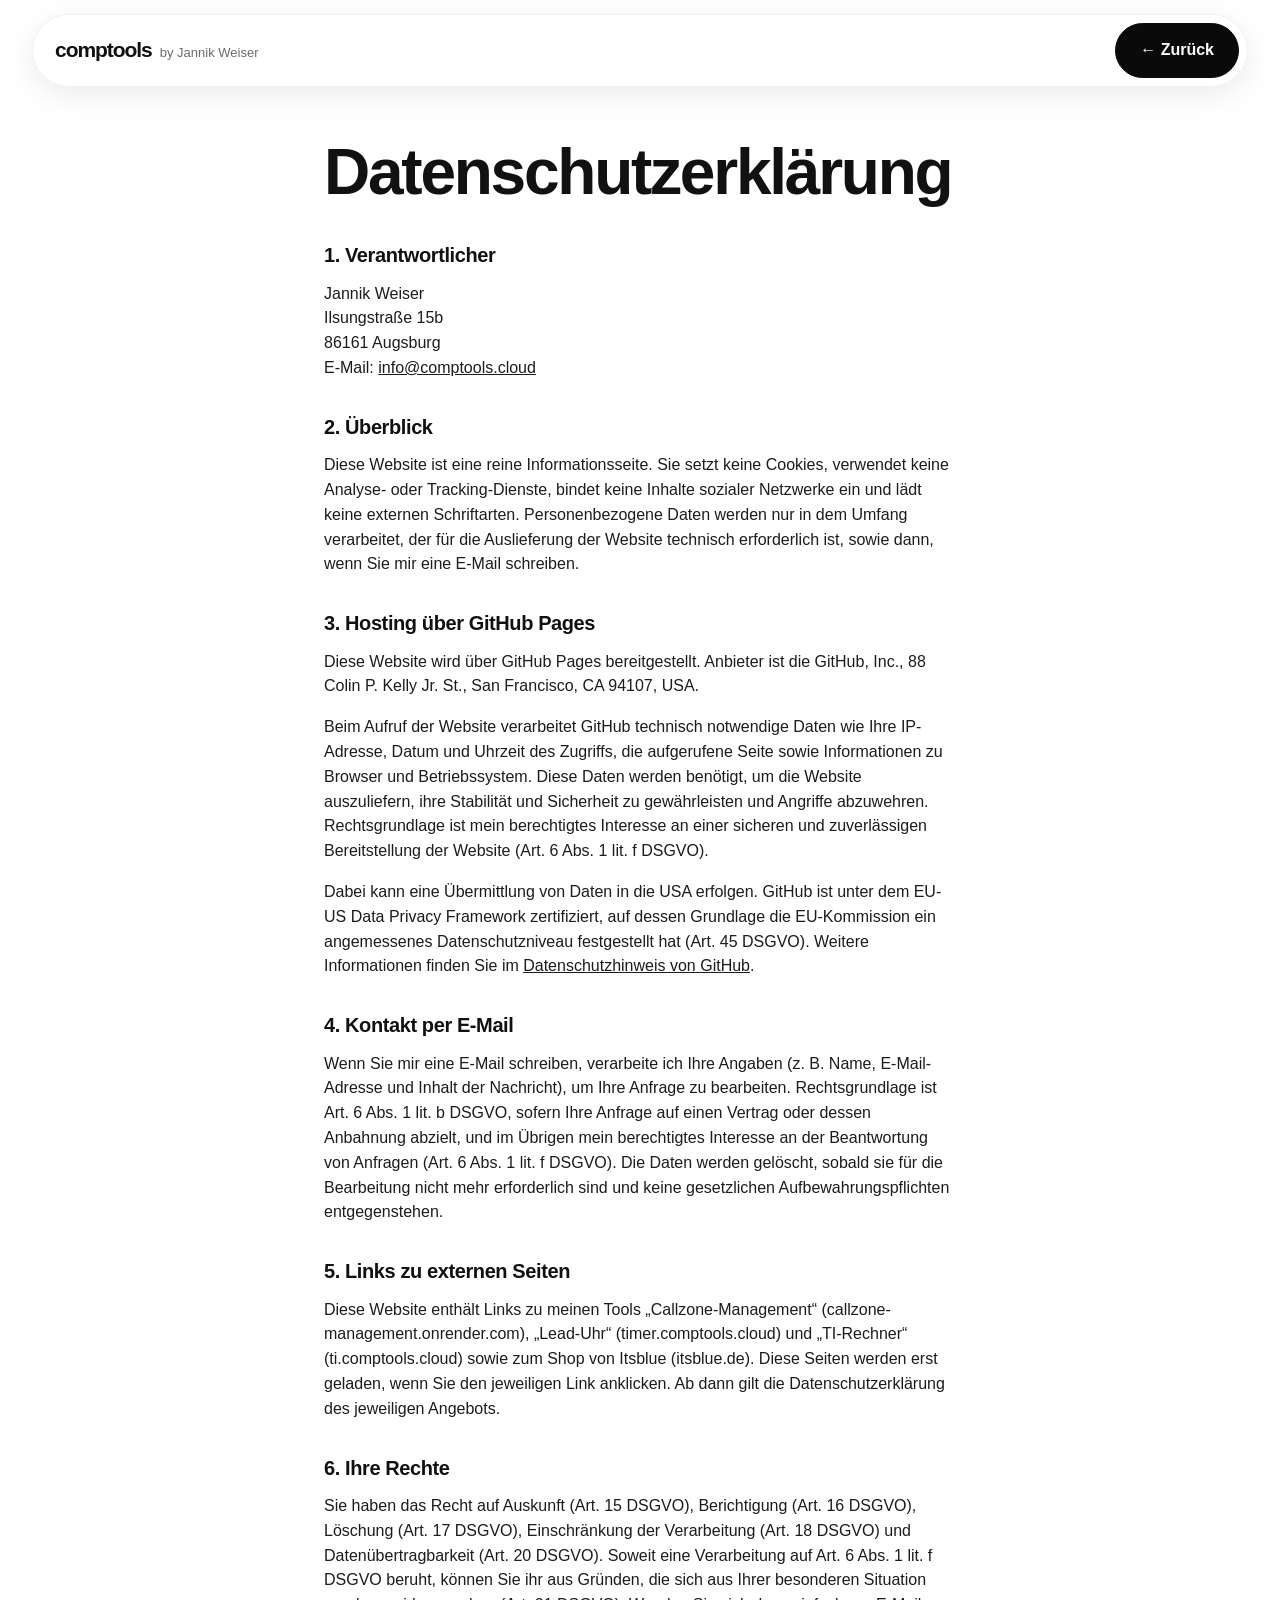
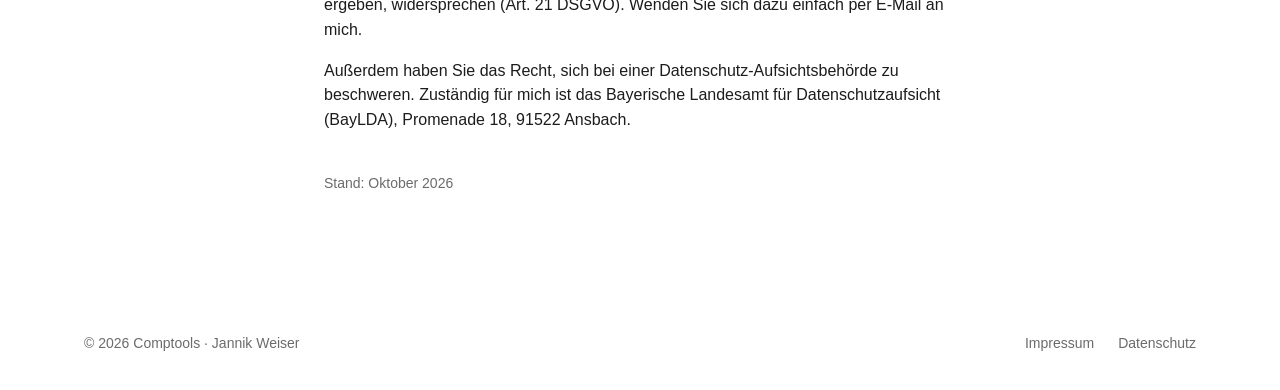
<file: datenschutz.html>
<!DOCTYPE html>
<html lang="de">
<head>
  <meta charset="utf-8">
  <meta http-equiv="Content-Security-Policy" content="default-src 'self'; script-src 'self'; style-src 'self'; img-src 'self' data:; font-src 'self'; connect-src 'self'; object-src 'none'; base-uri 'self'; form-action 'none'; frame-src 'none'; manifest-src 'self'; upgrade-insecure-requests">
  <meta name="referrer" content="strict-origin-when-cross-origin">
  <meta name="viewport" content="width=device-width, initial-scale=1">
  <title>Datenschutz – Comptools</title>
  <meta name="robots" content="noindex">
  <link rel="icon" href="favicon.ico" sizes="48x48">
  <link rel="icon" href="favicon.svg" type="image/svg+xml">
  <link rel="icon" href="favicon-32.png" sizes="32x32" type="image/png">
  <link rel="apple-touch-icon" href="apple-touch-icon.png">
  <link rel="manifest" href="site.webmanifest">
  <link rel="stylesheet" href="style.css?v=20261020b">
</head>
<body>

<header class="site-header">
  <div class="nav-pill">
    <a href="index.html" class="wordmark">comptools<span class="wordmark-by">by Jannik Weiser</span></a>
    <a href="index.html" class="btn back-link">← Zurück</a>
  </div>
</header>

<main class="legal">
  <h1>Datenschutz&shy;erklärung</h1>

  <h2>1. Verantwortlicher</h2>
  <p>
    Jannik Weiser<br>
    Ilsungstraße 15b<br>
    86161 Augsburg<br>
    E-Mail: <a href="mailto:info@comptools.cloud">info@comptools.cloud</a>
  </p>

  <h2>2. Überblick</h2>
  <p>Diese Website ist eine reine Informationsseite. Sie setzt keine Cookies, verwendet keine Analyse- oder Tracking-Dienste, bindet keine Inhalte sozialer Netzwerke ein und lädt keine externen Schriftarten. Personenbezogene Daten werden nur in dem Umfang verarbeitet, der für die Auslieferung der Website technisch erforderlich ist, sowie dann, wenn Sie mir eine E-Mail schreiben.</p>

  <h2>3. Hosting über GitHub Pages</h2>
  <p>Diese Website wird über GitHub Pages bereitgestellt. Anbieter ist die GitHub, Inc., 88 Colin P. Kelly Jr. St., San Francisco, CA 94107, USA.</p>
  <p>Beim Aufruf der Website verarbeitet GitHub technisch notwendige Daten wie Ihre IP-Adresse, Datum und Uhrzeit des Zugriffs, die aufgerufene Seite sowie Informationen zu Browser und Betriebssystem. Diese Daten werden benötigt, um die Website auszuliefern, ihre Stabilität und Sicherheit zu gewährleisten und Angriffe abzuwehren. Rechtsgrundlage ist mein berechtigtes Interesse an einer sicheren und zuverlässigen Bereitstellung der Website (Art. 6 Abs. 1 lit. f DSGVO).</p>
  <p>Dabei kann eine Übermittlung von Daten in die USA erfolgen. GitHub ist unter dem EU-US Data Privacy Framework zertifiziert, auf dessen Grundlage die EU-Kommission ein angemessenes Datenschutzniveau festgestellt hat (Art. 45 DSGVO). Weitere Informationen finden Sie im <a href="https://docs.github.com/de/site-policy/privacy-policies/github-general-privacy-statement" target="_blank" rel="noopener">Datenschutzhinweis von GitHub</a>.</p>

  <h2>4. Kontakt per E-Mail</h2>
  <p>Wenn Sie mir eine E-Mail schreiben, verarbeite ich Ihre Angaben (z. B. Name, E-Mail-Adresse und Inhalt der Nachricht), um Ihre Anfrage zu bearbeiten. Rechtsgrundlage ist Art. 6 Abs. 1 lit. b DSGVO, sofern Ihre Anfrage auf einen Vertrag oder dessen Anbahnung abzielt, und im Übrigen mein berechtigtes Interesse an der Beantwortung von Anfragen (Art. 6 Abs. 1 lit. f DSGVO). Die Daten werden gelöscht, sobald sie für die Bearbeitung nicht mehr erforderlich sind und keine gesetzlichen Aufbewahrungspflichten entgegenstehen.</p>

  <h2>5. Links zu externen Seiten</h2>
  <p>Diese Website enthält Links zu meinen Tools „Callzone-Management“ (callzone-management.onrender.com), „Lead-Uhr“ (timer.comptools.cloud) und „TI-Rechner“ (ti.comptools.cloud) sowie zum Shop von Itsblue (itsblue.de). Diese Seiten werden erst geladen, wenn Sie den jeweiligen Link anklicken. Ab dann gilt die Datenschutzerklärung des jeweiligen Angebots.</p>

  <h2>6. Ihre Rechte</h2>
  <p>Sie haben das Recht auf Auskunft (Art. 15 DSGVO), Berichtigung (Art. 16 DSGVO), Löschung (Art. 17 DSGVO), Einschränkung der Verarbeitung (Art. 18 DSGVO) und Datenübertragbarkeit (Art. 20 DSGVO). Soweit eine Verarbeitung auf Art. 6 Abs. 1 lit. f DSGVO beruht, können Sie ihr aus Gründen, die sich aus Ihrer besonderen Situation ergeben, widersprechen (Art. 21 DSGVO). Wenden Sie sich dazu einfach per E-Mail an mich.</p>
  <p>Außerdem haben Sie das Recht, sich bei einer Datenschutz-Aufsichtsbehörde zu beschweren. Zuständig für mich ist das Bayerische Landesamt für Datenschutzaufsicht (BayLDA), Promenade 18, 91522 Ansbach.</p>

  <p class="legal-date">Stand: Oktober 2026</p>
</main>

<footer class="site-footer">
  <span>© <span id="year">2026</span> Comptools · Jannik Weiser</span>
  <span class="footer-links"><a href="impressum.html">Impressum</a><a href="datenschutz.html">Datenschutz</a></span>
</footer>

<script src="legal.js?v=20261020b"></script>
</body>
</html>
</file>
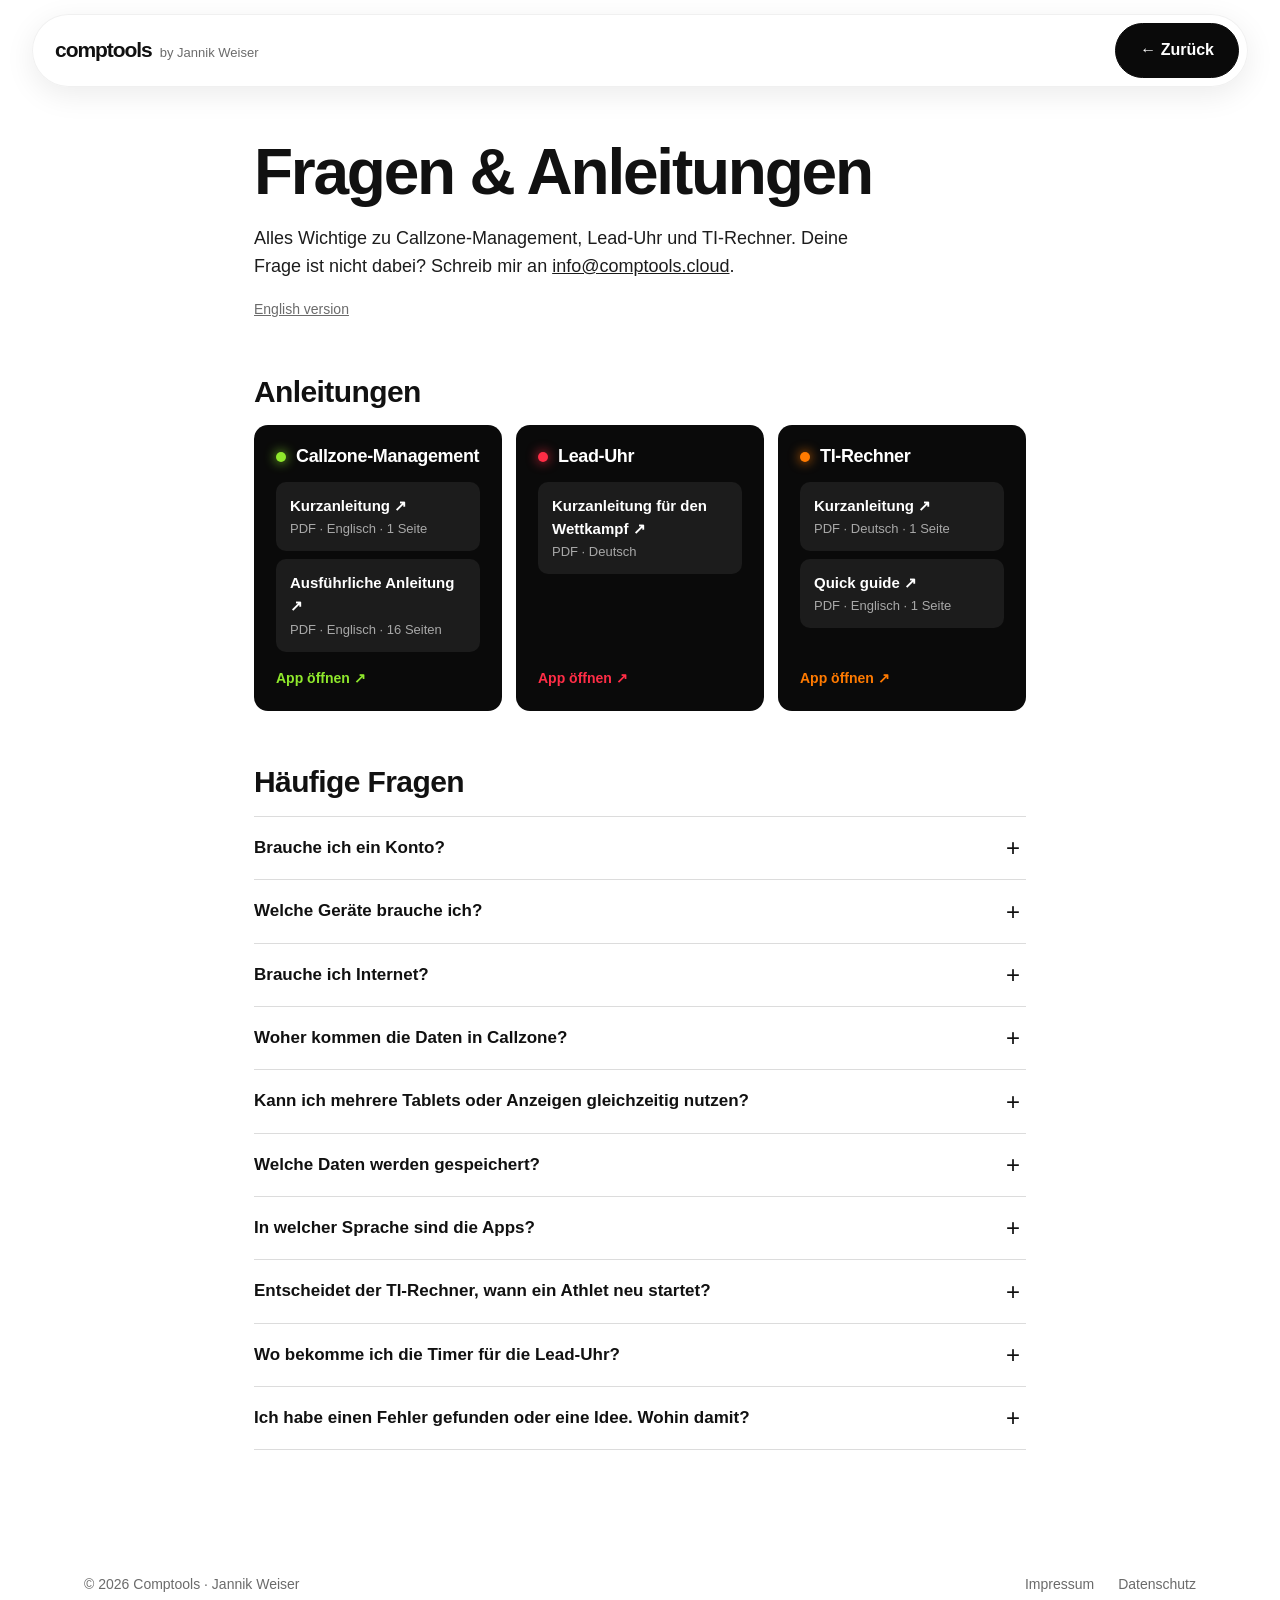
<file: hilfe.html>
<!DOCTYPE html>
<html lang="de">
<head>
  <meta charset="utf-8">
  <meta http-equiv="Content-Security-Policy" content="default-src 'self'; script-src 'self'; style-src 'self'; img-src 'self' data:; font-src 'self'; connect-src 'self'; object-src 'none'; base-uri 'self'; form-action 'none'; frame-src 'none'; manifest-src 'self'; upgrade-insecure-requests">
  <meta name="referrer" content="strict-origin-when-cross-origin">
  <meta name="viewport" content="width=device-width, initial-scale=1">
  <title>Fragen & Anleitungen – Comptools</title>
  <meta name="description" content="Anleitungen und Antworten auf häufige Fragen zu Callzone-Management, Lead-Uhr und TI-Rechner für Kletterwettkämpfe.">
  <meta name="theme-color" content="#0a0a0a">
  <link rel="canonical" href="https://comptools.cloud/hilfe.html">
  <link rel="alternate" hreflang="de" href="https://comptools.cloud/hilfe.html">
  <link rel="alternate" hreflang="en" href="https://comptools.cloud/en/help.html">
  <link rel="alternate" hreflang="x-default" href="https://comptools.cloud/hilfe.html">
  <meta property="og:title" content="Fragen & Anleitungen – Comptools">
  <meta property="og:description" content="Anleitungen und Antworten auf häufige Fragen zu Callzone-Management, Lead-Uhr und TI-Rechner für Kletterwettkämpfe.">
  <meta property="og:url" content="https://comptools.cloud/hilfe.html">
  <meta property="og:type" content="website">
  <meta property="og:image" content="https://comptools.cloud/assets/img/og-image.jpg">
  <meta property="og:image:width" content="1200">
  <meta property="og:image:height" content="630">
  <meta name="twitter:card" content="summary_large_image">
  <link rel="icon" href="favicon.ico" sizes="48x48">
  <link rel="icon" href="favicon.svg" type="image/svg+xml">
  <link rel="icon" href="favicon-32.png" sizes="32x32" type="image/png">
  <link rel="apple-touch-icon" href="apple-touch-icon.png">
  <link rel="manifest" href="site.webmanifest">
  <link rel="stylesheet" href="style.css?v=20261020b">
  <script type="application/ld+json">
{
  "@context": "https://schema.org",
  "@type": "FAQPage",
  "@id": "https://comptools.cloud/hilfe.html#faq",
  "url": "https://comptools.cloud/hilfe.html",
  "inLanguage": "de",
  "isPartOf": {
    "@id": "https://comptools.cloud/#website"
  },
  "mainEntity": [
    {
      "@type": "Question",
      "name": "Brauche ich ein Konto?",
      "acceptedAnswer": {
        "@type": "Answer",
        "text": "Nein. Alle Apps laufen direkt im Browser, ohne Registrierung. Bei der Lead-Uhr meldest du dich nur mit Name und Passwort deiner Itsblue-Timer an. In Callzone vergibst du ein eigenes Passwort, wenn du eine gemeinsame Sitzung für mehrere Tablets startest."
      }
    },
    {
      "@type": "Question",
      "name": "Welche Geräte brauche ich?",
      "acceptedAnswer": {
        "@type": "Answer",
        "text": "Ein aktueller Browser reicht. Callzone läuft auf iPad, Laptop oder großem Bildschirm, der TI-Rechner ist fürs Handy gemacht. Für die Lead-Uhr brauchst du die Timer von Itsblue. Gesteuert wird vom Handy, Tablet oder Laptop, und anzeigen kann jedes Gerät mit Browser."
      }
    },
    {
      "@type": "Question",
      "name": "Brauche ich Internet?",
      "acceptedAnswer": {
        "@type": "Answer",
        "text": "Callzone und die Lead-Uhr brauchen eine Internetverbindung, weil sie live mit results.info bzw. den Itsblue-Timern verbunden sind. Der TI-Rechner funktioniert auch offline, wenn du ihn einmal geöffnet und zum Home-Bildschirm hinzugefügt hast."
      }
    },
    {
      "@type": "Question",
      "name": "Woher kommen die Daten in Callzone?",
      "acceptedAnswer": {
        "@type": "Answer",
        "text": "Direkt von results.info, für DAV- und IFSC-Wettkämpfe. Du gibst nur die Event-ID aus der Adresse ein, zum Beispiel 2101 bei dav.results.info/event/2101/. Callzone liest die Daten nur und verändert keine Ergebnisse. Die Anzeige aktualisiert sich alle paar Sekunden von selbst."
      }
    },
    {
      "@type": "Question",
      "name": "Kann ich mehrere Tablets oder Anzeigen gleichzeitig nutzen?",
      "acceptedAnswer": {
        "@type": "Answer",
        "text": "Ja. In Callzone startest du dafür eine gemeinsame Sitzung. Alle Tablets, die den Link öffnen, folgen dann demselben Plan, und ändern kann ihn nur, wer das Passwort kennt. Bei der Lead-Uhr verbindest du über den Display-Link so viele Anzeigen wie nötig."
      }
    },
    {
      "@type": "Question",
      "name": "Welche Daten werden gespeichert?",
      "acceptedAnswer": {
        "@type": "Answer",
        "text": "So wenig wie möglich. Einstellungen und Anmeldungen bleiben in deinem Browser. Gemeinsame Callzone-Sitzungen liegen nur im Arbeitsspeicher des Servers, das Passwort nie im Klartext, und sie werden nach einem Tag ohne Nutzung gelöscht. Der TI-Rechner rechnet komplett auf deinem Gerät."
      }
    },
    {
      "@type": "Question",
      "name": "In welcher Sprache sind die Apps?",
      "acceptedAnswer": {
        "@type": "Answer",
        "text": "Callzone ist auf Englisch, damit sie auch bei internationalen Wettkämpfen funktioniert. Der TI-Rechner stellt sich automatisch auf Deutsch oder Englisch ein. Die Lead-Uhr ist auf Deutsch."
      }
    },
    {
      "@type": "Question",
      "name": "Entscheidet der TI-Rechner, wann ein Athlet neu startet?",
      "acceptedAnswer": {
        "@type": "Answer",
        "text": "Nein. Er ist ein Hilfsmittel für Officials und rechnet Zeiten nach dem Regelwerk aus. Die Entscheidung trifft immer der Jury-Präsident."
      }
    },
    {
      "@type": "Question",
      "name": "Wo bekomme ich die Timer für die Lead-Uhr?",
      "acceptedAnswer": {
        "@type": "Answer",
        "text": "Bei Itsblue (itsblue.de). Die Lead-Uhr ist eine Erweiterung, mit der du zwei dieser Timer parallel steuerst."
      }
    },
    {
      "@type": "Question",
      "name": "Ich habe einen Fehler gefunden oder eine Idee. Wohin damit?",
      "acceptedAnswer": {
        "@type": "Answer",
        "text": "Schreib mir gern an info@comptools.cloud. Die Tools entstehen aus der Praxis, Rückmeldungen von Wettkämpfen fließen direkt ein."
      }
    }
  ]
}
  </script>
</head>
<body>

<header class="site-header">
  <div class="nav-pill">
    <a href="./" class="wordmark">comptools<span class="wordmark-by">by Jannik Weiser</span></a>
    <a href="./" class="btn back-link">← Zurück</a>
  </div>
</header>

<main class="legal help">
  <h1>Fragen &amp; Anleitungen</h1>
  <p class="help-intro">Alles Wichtige zu Callzone-Management, Lead-Uhr und TI-Rechner. Deine Frage ist nicht dabei? Schreib mir an <a href="mailto:info@comptools.cloud">info@comptools.cloud</a>.</p>
  <p class="help-lang"><a href="en/help.html" hreflang="en" lang="en">English version</a></p>

  <section aria-labelledby="guides">
    <h2 id="guides">Anleitungen</h2>
    <div class="guide-grid">
      <article class="guide-card accent-lime" id="callzone">
        <h3>Callzone-Management</h3>
        <ul class="guide-links">
          <li><a href="https://callzone-management.onrender.com/quick-guide.pdf" target="_blank" rel="noopener">Kurzanleitung <span aria-hidden="true">↗</span><small>PDF · Englisch · 1 Seite</small></a></li>
          <li><a href="https://callzone-management.onrender.com/user-guide.pdf" target="_blank" rel="noopener">Ausführliche Anleitung <span aria-hidden="true">↗</span><small>PDF · Englisch · 16 Seiten</small></a></li>
        </ul>
        <a class="guide-open" href="https://callzone-management.onrender.com" target="_blank" rel="noopener">App öffnen <span aria-hidden="true">↗</span></a>
      </article>
      <article class="guide-card accent-red" id="lead-uhr">
        <h3>Lead-Uhr</h3>
        <ul class="guide-links">
          <li><a href="https://timer.comptools.cloud/anleitung.pdf" target="_blank" rel="noopener">Kurzanleitung für den Wettkampf <span aria-hidden="true">↗</span><small>PDF · Deutsch</small></a></li>
        </ul>
        <a class="guide-open" href="https://timer.comptools.cloud" target="_blank" rel="noopener">App öffnen <span aria-hidden="true">↗</span></a>
      </article>
      <article class="guide-card accent-orange" id="ti-rechner">
        <h3>TI-Rechner</h3>
        <ul class="guide-links">
          <li><a href="https://ti.comptools.cloud/kurzanleitung.pdf" target="_blank" rel="noopener">Kurzanleitung <span aria-hidden="true">↗</span><small>PDF · Deutsch · 1 Seite</small></a></li>
          <li><a href="https://ti.comptools.cloud/quick-guide.pdf" target="_blank" rel="noopener">Quick guide <span aria-hidden="true">↗</span><small>PDF · Englisch · 1 Seite</small></a></li>
        </ul>
        <a class="guide-open" href="https://ti.comptools.cloud/" target="_blank" rel="noopener">App öffnen <span aria-hidden="true">↗</span></a>
      </article>
    </div>
  </section>

  <section aria-labelledby="faq">
    <h2 id="faq">Häufige Fragen</h2>
    <div class="faq">
      <details>
        <summary>Brauche ich ein Konto?</summary>
        <p>Nein. Alle Apps laufen direkt im Browser, ohne Registrierung. Bei der Lead-Uhr meldest du dich nur mit Name und Passwort deiner Itsblue-Timer an. In Callzone vergibst du ein eigenes Passwort, wenn du eine gemeinsame Sitzung für mehrere Tablets startest.</p>
      </details>
      <details>
        <summary>Welche Geräte brauche ich?</summary>
        <p>Ein aktueller Browser reicht. Callzone läuft auf iPad, Laptop oder großem Bildschirm, der TI-Rechner ist fürs Handy gemacht. Für die Lead-Uhr brauchst du die Timer von Itsblue. Gesteuert wird vom Handy, Tablet oder Laptop, und anzeigen kann jedes Gerät mit Browser.</p>
      </details>
      <details>
        <summary>Brauche ich Internet?</summary>
        <p>Callzone und die Lead-Uhr brauchen eine Internetverbindung, weil sie live mit results.info bzw. den Itsblue-Timern verbunden sind. Der TI-Rechner funktioniert auch offline, wenn du ihn einmal geöffnet und zum Home-Bildschirm hinzugefügt hast.</p>
      </details>
      <details>
        <summary>Woher kommen die Daten in Callzone?</summary>
        <p>Direkt von results.info, für DAV- und IFSC-Wettkämpfe. Du gibst nur die Event-ID aus der Adresse ein, zum Beispiel 2101 bei dav.results.info/event/2101/. Callzone liest die Daten nur und verändert keine Ergebnisse. Die Anzeige aktualisiert sich alle paar Sekunden von selbst.</p>
      </details>
      <details>
        <summary>Kann ich mehrere Tablets oder Anzeigen gleichzeitig nutzen?</summary>
        <p>Ja. In Callzone startest du dafür eine gemeinsame Sitzung. Alle Tablets, die den Link öffnen, folgen dann demselben Plan, und ändern kann ihn nur, wer das Passwort kennt. Bei der Lead-Uhr verbindest du über den Display-Link so viele Anzeigen wie nötig.</p>
      </details>
      <details>
        <summary>Welche Daten werden gespeichert?</summary>
        <p>So wenig wie möglich. Einstellungen und Anmeldungen bleiben in deinem Browser. Gemeinsame Callzone-Sitzungen liegen nur im Arbeitsspeicher des Servers, das Passwort nie im Klartext, und sie werden nach einem Tag ohne Nutzung gelöscht. Der TI-Rechner rechnet komplett auf deinem Gerät.</p>
      </details>
      <details>
        <summary>In welcher Sprache sind die Apps?</summary>
        <p>Callzone ist auf Englisch, damit sie auch bei internationalen Wettkämpfen funktioniert. Der TI-Rechner stellt sich automatisch auf Deutsch oder Englisch ein. Die Lead-Uhr ist auf Deutsch.</p>
      </details>
      <details>
        <summary>Entscheidet der TI-Rechner, wann ein Athlet neu startet?</summary>
        <p>Nein. Er ist ein Hilfsmittel für Officials und rechnet Zeiten nach dem Regelwerk aus. Die Entscheidung trifft immer der Jury-Präsident.</p>
      </details>
      <details>
        <summary>Wo bekomme ich die Timer für die Lead-Uhr?</summary>
        <p>Bei Itsblue (<a href="https://itsblue.de" target="_blank" rel="noopener">itsblue.de</a>). Die Lead-Uhr ist eine Erweiterung, mit der du zwei dieser Timer parallel steuerst.</p>
      </details>
      <details>
        <summary>Ich habe einen Fehler gefunden oder eine Idee. Wohin damit?</summary>
        <p>Schreib mir gern an <a href="mailto:info@comptools.cloud">info@comptools.cloud</a>. Die Tools entstehen aus der Praxis, Rückmeldungen von Wettkämpfen fließen direkt ein.</p>
      </details>
    </div>
  </section>
</main>

<footer class="site-footer">
  <span>© <span id="year">2026</span> Comptools · Jannik Weiser</span>
  <span class="footer-links"><a href="impressum.html">Impressum</a><a href="datenschutz.html">Datenschutz</a></span>
</footer>

<script src="legal.js?v=20261020b"></script>
</body>
</html>
</file>
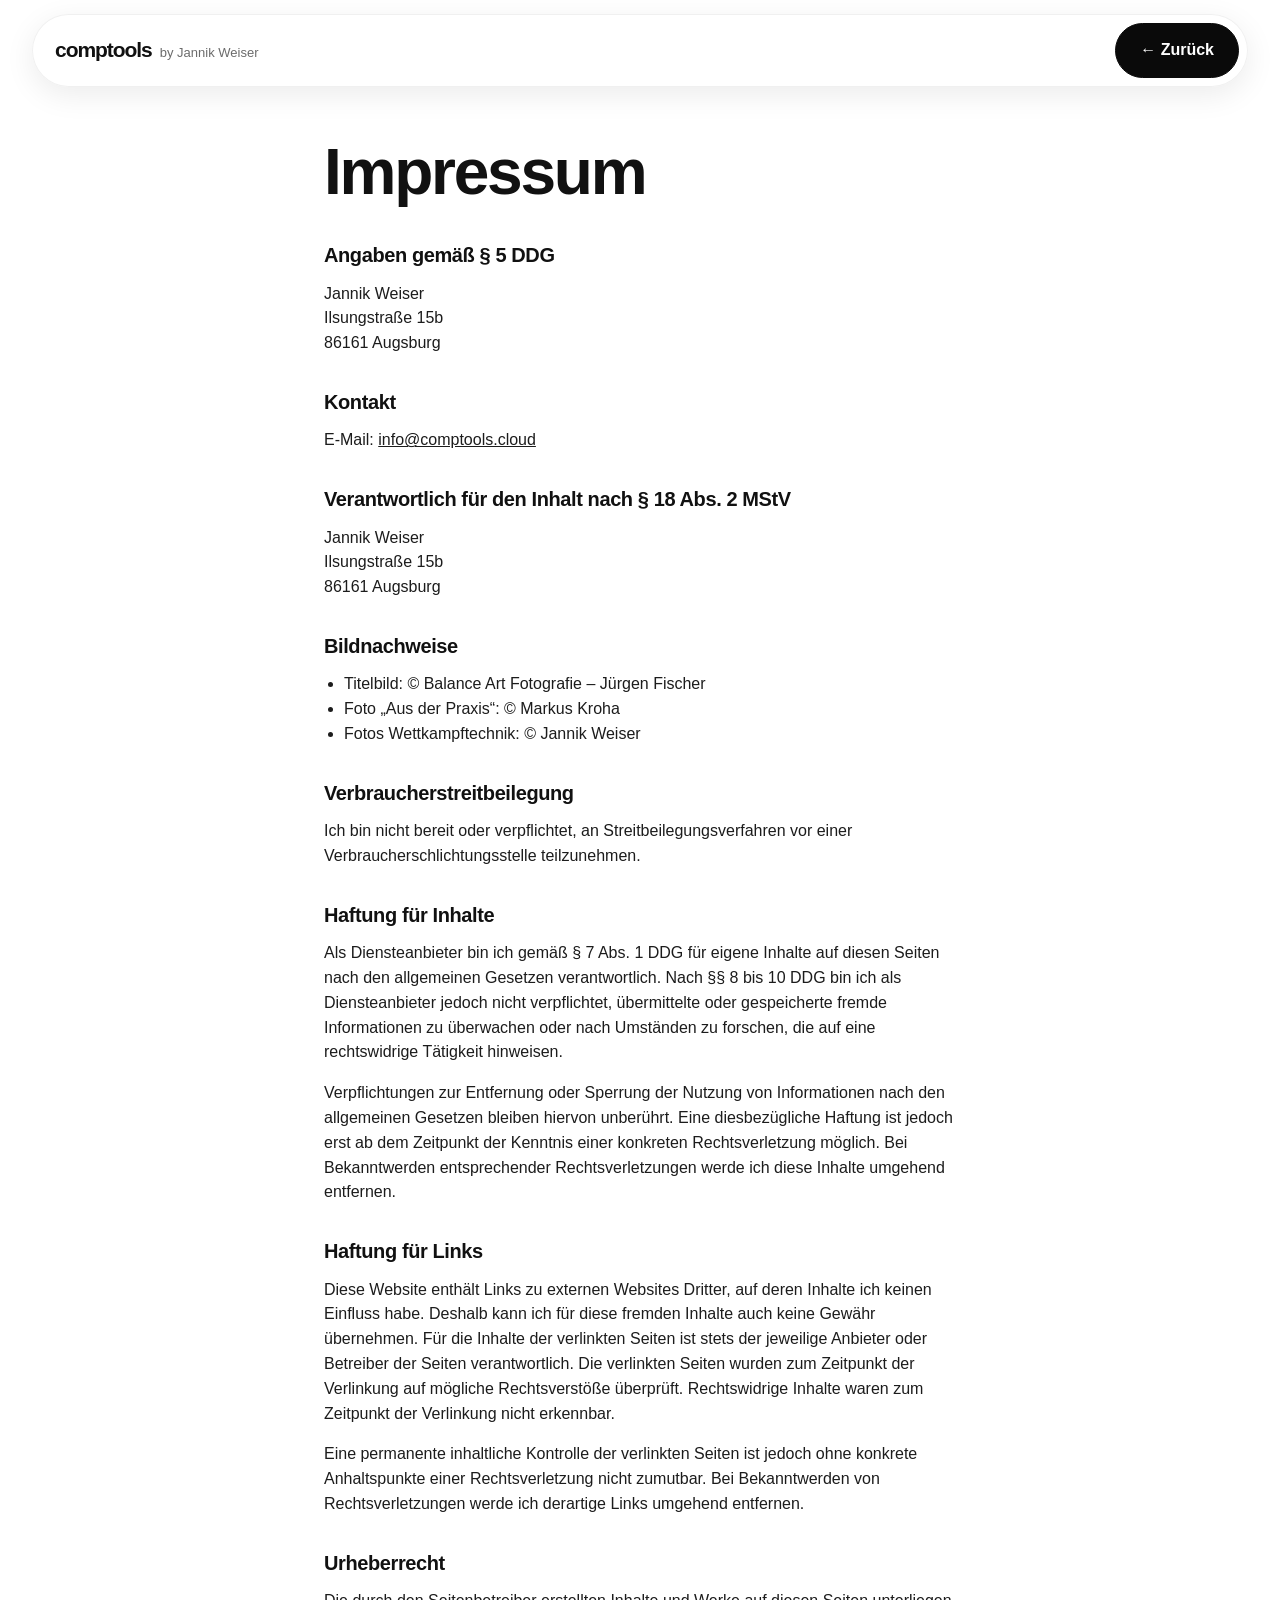
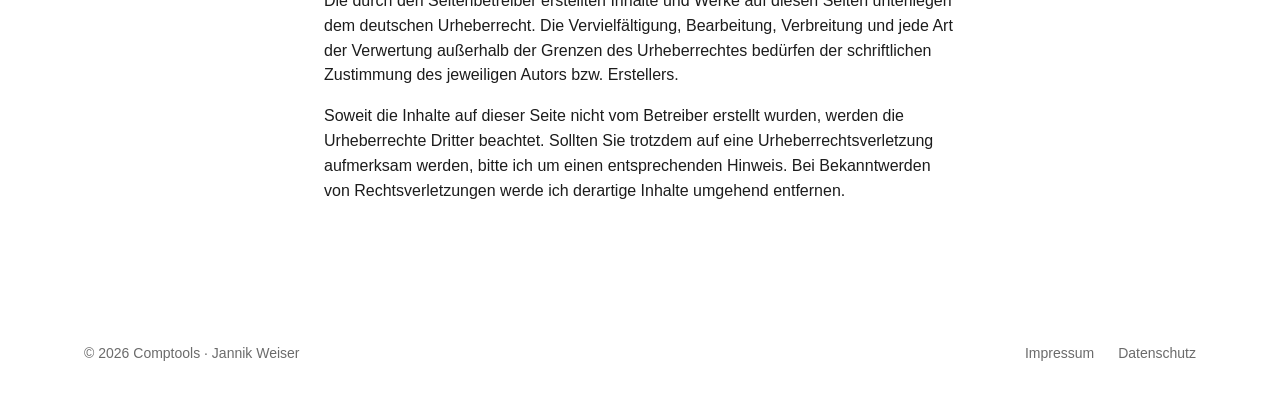
<file: impressum.html>
<!DOCTYPE html>
<html lang="de">
<head>
  <meta charset="utf-8">
  <meta http-equiv="Content-Security-Policy" content="default-src 'self'; script-src 'self'; style-src 'self'; img-src 'self' data:; font-src 'self'; connect-src 'self'; object-src 'none'; base-uri 'self'; form-action 'none'; frame-src 'none'; manifest-src 'self'; upgrade-insecure-requests">
  <meta name="referrer" content="strict-origin-when-cross-origin">
  <meta name="viewport" content="width=device-width, initial-scale=1">
  <title>Impressum – Comptools</title>
  <meta name="robots" content="noindex">
  <link rel="icon" href="favicon.ico" sizes="48x48">
  <link rel="icon" href="favicon.svg" type="image/svg+xml">
  <link rel="icon" href="favicon-32.png" sizes="32x32" type="image/png">
  <link rel="apple-touch-icon" href="apple-touch-icon.png">
  <link rel="manifest" href="site.webmanifest">
  <link rel="stylesheet" href="style.css?v=20261020b">
</head>
<body>

<header class="site-header">
  <div class="nav-pill">
    <a href="index.html" class="wordmark">comptools<span class="wordmark-by">by Jannik Weiser</span></a>
    <a href="index.html" class="btn back-link">← Zurück</a>
  </div>
</header>

<main class="legal">
  <h1>Impressum</h1>

  <h2>Angaben gemäß § 5 DDG</h2>
  <p>
    Jannik Weiser<br>
    Ilsungstraße 15b<br>
    86161 Augsburg
  </p>

  <h2>Kontakt</h2>
  <p>E-Mail: <a href="mailto:info@comptools.cloud">info@comptools.cloud</a></p>

  <h2>Verantwortlich für den Inhalt nach § 18 Abs. 2 MStV</h2>
  <p>
    Jannik Weiser<br>
    Ilsungstraße 15b<br>
    86161 Augsburg
  </p>

  <h2>Bildnachweise</h2>
  <ul>
    <li>Titelbild: © Balance Art Fotografie – Jürgen Fischer</li>
    <li>Foto „Aus der Praxis“: © Markus Kroha</li>
    <li>Fotos Wettkampftechnik: © Jannik Weiser</li>
  </ul>

  <h2>Verbraucherstreitbeilegung</h2>
  <p>Ich bin nicht bereit oder verpflichtet, an Streitbeilegungsverfahren vor einer Verbraucherschlichtungsstelle teilzunehmen.</p>

  <h2>Haftung für Inhalte</h2>
  <p>Als Diensteanbieter bin ich gemäß § 7 Abs. 1 DDG für eigene Inhalte auf diesen Seiten nach den allgemeinen Gesetzen verantwortlich. Nach §§ 8 bis 10 DDG bin ich als Diensteanbieter jedoch nicht verpflichtet, übermittelte oder gespeicherte fremde Informationen zu überwachen oder nach Umständen zu forschen, die auf eine rechtswidrige Tätigkeit hinweisen.</p>
  <p>Verpflichtungen zur Entfernung oder Sperrung der Nutzung von Informationen nach den allgemeinen Gesetzen bleiben hiervon unberührt. Eine diesbezügliche Haftung ist jedoch erst ab dem Zeitpunkt der Kenntnis einer konkreten Rechtsverletzung möglich. Bei Bekanntwerden entsprechender Rechtsverletzungen werde ich diese Inhalte umgehend entfernen.</p>

  <h2>Haftung für Links</h2>
  <p>Diese Website enthält Links zu externen Websites Dritter, auf deren Inhalte ich keinen Einfluss habe. Deshalb kann ich für diese fremden Inhalte auch keine Gewähr übernehmen. Für die Inhalte der verlinkten Seiten ist stets der jeweilige Anbieter oder Betreiber der Seiten verantwortlich. Die verlinkten Seiten wurden zum Zeitpunkt der Verlinkung auf mögliche Rechtsverstöße überprüft. Rechtswidrige Inhalte waren zum Zeitpunkt der Verlinkung nicht erkennbar.</p>
  <p>Eine permanente inhaltliche Kontrolle der verlinkten Seiten ist jedoch ohne konkrete Anhaltspunkte einer Rechtsverletzung nicht zumutbar. Bei Bekanntwerden von Rechtsverletzungen werde ich derartige Links umgehend entfernen.</p>

  <h2>Urheberrecht</h2>
  <p>Die durch den Seitenbetreiber erstellten Inhalte und Werke auf diesen Seiten unterliegen dem deutschen Urheberrecht. Die Vervielfältigung, Bearbeitung, Verbreitung und jede Art der Verwertung außerhalb der Grenzen des Urheberrechtes bedürfen der schriftlichen Zustimmung des jeweiligen Autors bzw. Erstellers.</p>
  <p>Soweit die Inhalte auf dieser Seite nicht vom Betreiber erstellt wurden, werden die Urheberrechte Dritter beachtet. Sollten Sie trotzdem auf eine Urheberrechtsverletzung aufmerksam werden, bitte ich um einen entsprechenden Hinweis. Bei Bekanntwerden von Rechtsverletzungen werde ich derartige Inhalte umgehend entfernen.</p>
</main>

<footer class="site-footer">
  <span>© <span id="year">2026</span> Comptools · Jannik Weiser</span>
  <span class="footer-links"><a href="impressum.html">Impressum</a><a href="datenschutz.html">Datenschutz</a></span>
</footer>

<script src="legal.js?v=20261020b"></script>
</body>
</html>
</file>
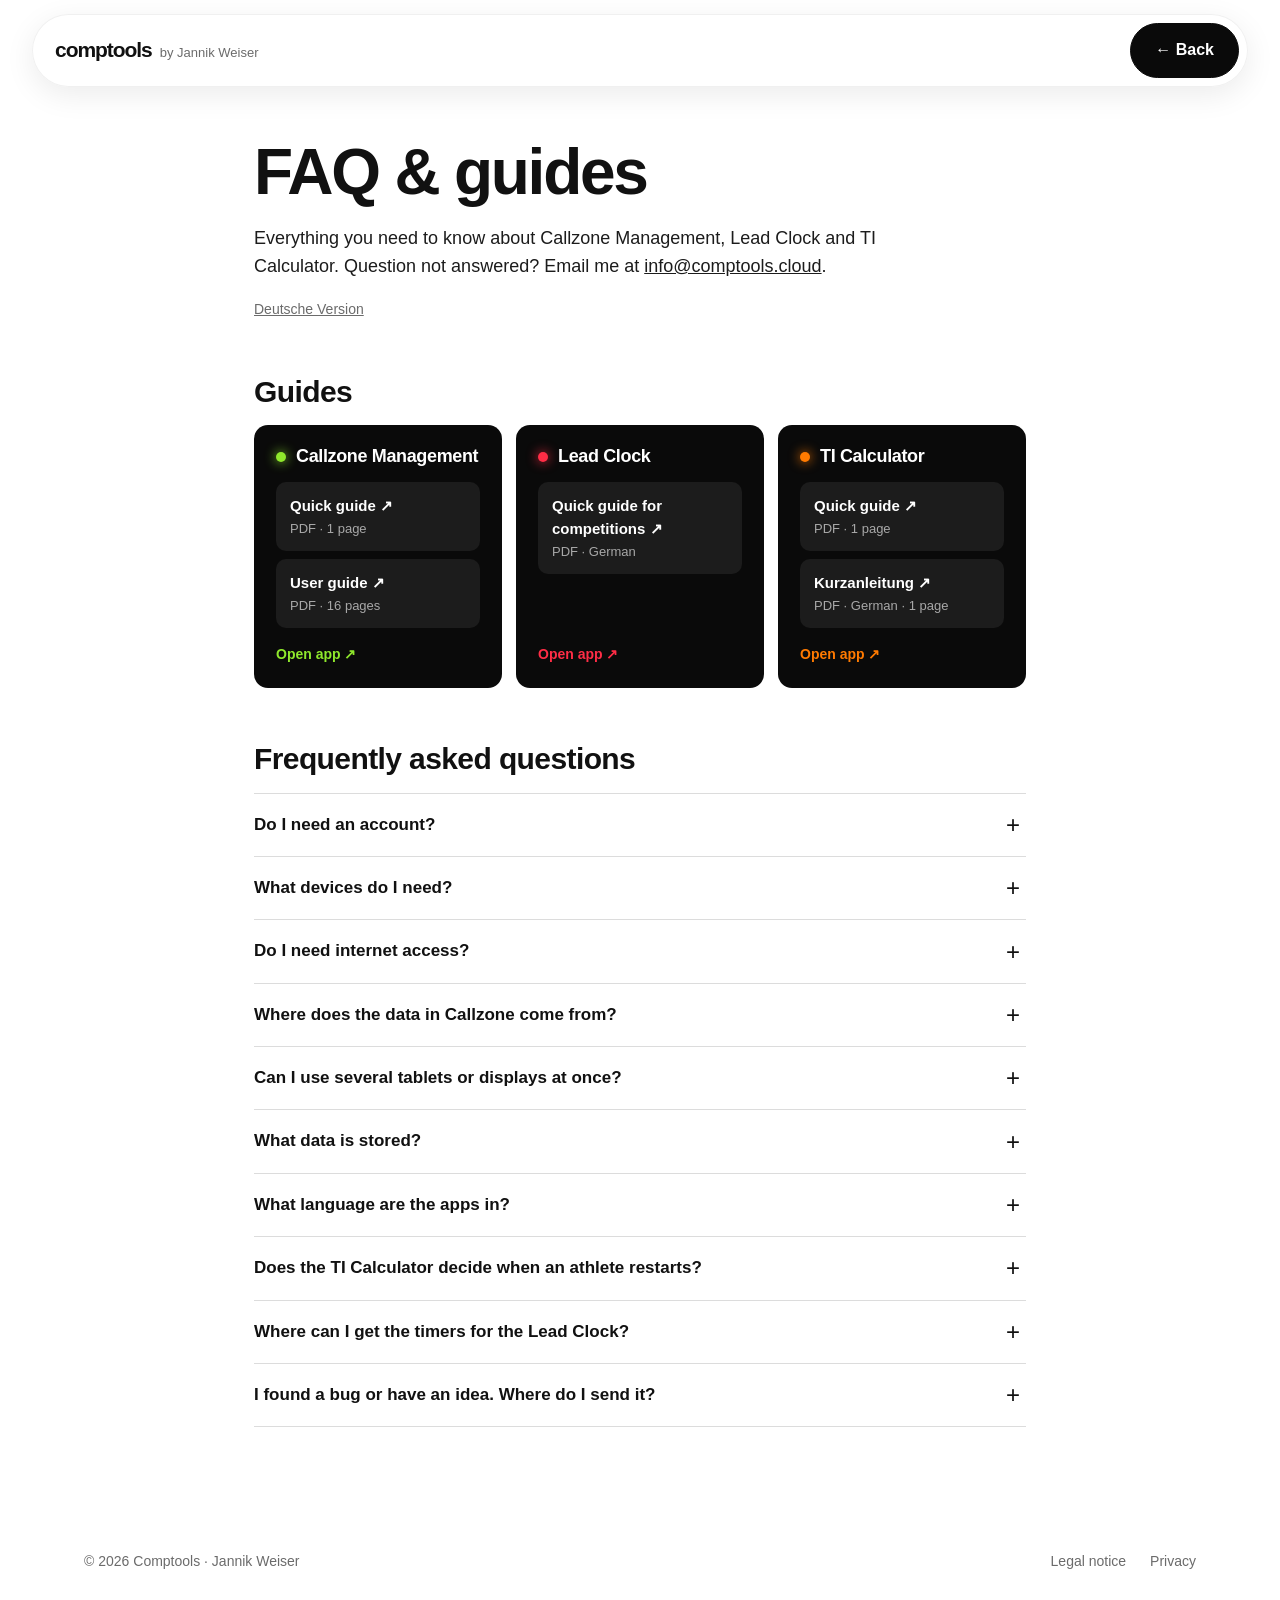
<file: en/help.html>
<!DOCTYPE html>
<html lang="en">
<head>
  <meta charset="utf-8">
  <meta http-equiv="Content-Security-Policy" content="default-src 'self'; script-src 'self'; style-src 'self'; img-src 'self' data:; font-src 'self'; connect-src 'self'; object-src 'none'; base-uri 'self'; form-action 'none'; frame-src 'none'; manifest-src 'self'; upgrade-insecure-requests">
  <meta name="referrer" content="strict-origin-when-cross-origin">
  <meta name="viewport" content="width=device-width, initial-scale=1">
  <title>FAQ & Guides – Comptools</title>
  <meta name="description" content="Guides and answers to common questions about Callzone Management, Lead Clock and TI Calculator for climbing competitions.">
  <meta name="theme-color" content="#0a0a0a">
  <link rel="canonical" href="https://comptools.cloud/en/help.html">
  <link rel="alternate" hreflang="de" href="https://comptools.cloud/hilfe.html">
  <link rel="alternate" hreflang="en" href="https://comptools.cloud/en/help.html">
  <link rel="alternate" hreflang="x-default" href="https://comptools.cloud/hilfe.html">
  <meta property="og:title" content="FAQ & Guides – Comptools">
  <meta property="og:description" content="Guides and answers to common questions about Callzone Management, Lead Clock and TI Calculator for climbing competitions.">
  <meta property="og:url" content="https://comptools.cloud/en/help.html">
  <meta property="og:type" content="website">
  <meta property="og:image" content="https://comptools.cloud/assets/img/og-image.jpg">
  <meta property="og:image:width" content="1200">
  <meta property="og:image:height" content="630">
  <meta name="twitter:card" content="summary_large_image">
  <link rel="icon" href="../favicon.ico" sizes="48x48">
  <link rel="icon" href="../favicon.svg" type="image/svg+xml">
  <link rel="icon" href="../favicon-32.png" sizes="32x32" type="image/png">
  <link rel="apple-touch-icon" href="../apple-touch-icon.png">
  <link rel="manifest" href="../site.webmanifest">
  <link rel="stylesheet" href="../style.css?v=20261020b">
  <script type="application/ld+json">
{
  "@context": "https://schema.org",
  "@type": "FAQPage",
  "@id": "https://comptools.cloud/en/help.html#faq",
  "url": "https://comptools.cloud/en/help.html",
  "inLanguage": "en",
  "isPartOf": {
    "@id": "https://comptools.cloud/#website"
  },
  "mainEntity": [
    {
      "@type": "Question",
      "name": "Do I need an account?",
      "acceptedAnswer": {
        "@type": "Answer",
        "text": "No. All apps run straight in the browser, without signing up. For the Lead Clock you only log in with the name and password of your ItsBlue timers. In Callzone you set your own password when you start a shared session for several tablets."
      }
    },
    {
      "@type": "Question",
      "name": "What devices do I need?",
      "acceptedAnswer": {
        "@type": "Answer",
        "text": "A current browser is enough. Callzone runs on an iPad, laptop or big screen; the TI Calculator is made for phones. For the Lead Clock you need the ItsBlue timers. You control them from a phone, tablet or laptop, and any device with a browser can be a display."
      }
    },
    {
      "@type": "Question",
      "name": "Do I need internet access?",
      "acceptedAnswer": {
        "@type": "Answer",
        "text": "Callzone and the Lead Clock need an internet connection, because they are live-connected to results.info and the ItsBlue timers. The TI Calculator also works offline once you have opened it and added it to your home screen."
      }
    },
    {
      "@type": "Question",
      "name": "Where does the data in Callzone come from?",
      "acceptedAnswer": {
        "@type": "Answer",
        "text": "Straight from results.info, for DAV and IFSC competitions. You only enter the event ID from the address, for example 2101 for dav.results.info/event/2101/. Callzone only reads the data and never changes results. The display refreshes by itself every few seconds."
      }
    },
    {
      "@type": "Question",
      "name": "Can I use several tablets or displays at once?",
      "acceptedAnswer": {
        "@type": "Answer",
        "text": "Yes. In Callzone you start a shared session. Every tablet that opens the link follows the same plan, and only someone with the password can change it. With the Lead Clock you connect as many displays as you need via the display link."
      }
    },
    {
      "@type": "Question",
      "name": "What data is stored?",
      "acceptedAnswer": {
        "@type": "Answer",
        "text": "As little as possible. Settings and logins stay in your browser. Shared Callzone sessions live only in the server's memory, the password is never stored in plain text, and they are deleted after a day without use. The TI Calculator does all its calculations on your device."
      }
    },
    {
      "@type": "Question",
      "name": "What language are the apps in?",
      "acceptedAnswer": {
        "@type": "Answer",
        "text": "Callzone is in English so it works at international competitions too. The TI Calculator switches automatically between German and English. The Lead Clock is in German."
      }
    },
    {
      "@type": "Question",
      "name": "Does the TI Calculator decide when an athlete restarts?",
      "acceptedAnswer": {
        "@type": "Answer",
        "text": "No. It is a tool for officials that works out times according to the rules. The decision always rests with the President of the Jury."
      }
    },
    {
      "@type": "Question",
      "name": "Where can I get the timers for the Lead Clock?",
      "acceptedAnswer": {
        "@type": "Answer",
        "text": "From ItsBlue (itsblue.de). The Lead Clock is an extension that lets you run two of these timers in parallel."
      }
    },
    {
      "@type": "Question",
      "name": "I found a bug or have an idea. Where do I send it?",
      "acceptedAnswer": {
        "@type": "Answer",
        "text": "Email me at info@comptools.cloud. The tools are built from real competitions, and feedback goes straight into them."
      }
    }
  ]
}
  </script>
</head>
<body>

<header class="site-header">
  <div class="nav-pill">
    <a href="./" class="wordmark">comptools<span class="wordmark-by">by Jannik Weiser</span></a>
    <a href="./" class="btn back-link">← Back</a>
  </div>
</header>

<main class="legal help">
  <h1>FAQ &amp; guides</h1>
  <p class="help-intro">Everything you need to know about Callzone Management, Lead Clock and TI Calculator. Question not answered? Email me at <a href="mailto:info@comptools.cloud">info@comptools.cloud</a>.</p>
  <p class="help-lang"><a href="../hilfe.html" hreflang="de" lang="de">Deutsche Version</a></p>

  <section aria-labelledby="guides">
    <h2 id="guides">Guides</h2>
    <div class="guide-grid">
      <article class="guide-card accent-lime" id="callzone">
        <h3>Callzone Management</h3>
        <ul class="guide-links">
          <li><a href="https://callzone-management.onrender.com/quick-guide.pdf" target="_blank" rel="noopener">Quick guide <span aria-hidden="true">↗</span><small>PDF · 1 page</small></a></li>
          <li><a href="https://callzone-management.onrender.com/user-guide.pdf" target="_blank" rel="noopener">User guide <span aria-hidden="true">↗</span><small>PDF · 16 pages</small></a></li>
        </ul>
        <a class="guide-open" href="https://callzone-management.onrender.com" target="_blank" rel="noopener">Open app <span aria-hidden="true">↗</span></a>
      </article>
      <article class="guide-card accent-red" id="lead-uhr">
        <h3>Lead Clock</h3>
        <ul class="guide-links">
          <li><a href="https://timer.comptools.cloud/anleitung.pdf" target="_blank" rel="noopener">Quick guide for competitions <span aria-hidden="true">↗</span><small>PDF · German</small></a></li>
        </ul>
        <a class="guide-open" href="https://timer.comptools.cloud" target="_blank" rel="noopener">Open app <span aria-hidden="true">↗</span></a>
      </article>
      <article class="guide-card accent-orange" id="ti-rechner">
        <h3>TI Calculator</h3>
        <ul class="guide-links">
          <li><a href="https://ti.comptools.cloud/quick-guide.pdf" target="_blank" rel="noopener">Quick guide <span aria-hidden="true">↗</span><small>PDF · 1 page</small></a></li>
          <li><a href="https://ti.comptools.cloud/kurzanleitung.pdf" target="_blank" rel="noopener">Kurzanleitung <span aria-hidden="true">↗</span><small>PDF · German · 1 page</small></a></li>
        </ul>
        <a class="guide-open" href="https://ti.comptools.cloud/" target="_blank" rel="noopener">Open app <span aria-hidden="true">↗</span></a>
      </article>
    </div>
  </section>

  <section aria-labelledby="faq">
    <h2 id="faq">Frequently asked questions</h2>
    <div class="faq">
      <details>
        <summary>Do I need an account?</summary>
        <p>No. All apps run straight in the browser, without signing up. For the Lead Clock you only log in with the name and password of your ItsBlue timers. In Callzone you set your own password when you start a shared session for several tablets.</p>
      </details>
      <details>
        <summary>What devices do I need?</summary>
        <p>A current browser is enough. Callzone runs on an iPad, laptop or big screen; the TI Calculator is made for phones. For the Lead Clock you need the ItsBlue timers. You control them from a phone, tablet or laptop, and any device with a browser can be a display.</p>
      </details>
      <details>
        <summary>Do I need internet access?</summary>
        <p>Callzone and the Lead Clock need an internet connection, because they are live-connected to results.info and the ItsBlue timers. The TI Calculator also works offline once you have opened it and added it to your home screen.</p>
      </details>
      <details>
        <summary>Where does the data in Callzone come from?</summary>
        <p>Straight from results.info, for DAV and IFSC competitions. You only enter the event ID from the address, for example 2101 for dav.results.info/event/2101/. Callzone only reads the data and never changes results. The display refreshes by itself every few seconds.</p>
      </details>
      <details>
        <summary>Can I use several tablets or displays at once?</summary>
        <p>Yes. In Callzone you start a shared session. Every tablet that opens the link follows the same plan, and only someone with the password can change it. With the Lead Clock you connect as many displays as you need via the display link.</p>
      </details>
      <details>
        <summary>What data is stored?</summary>
        <p>As little as possible. Settings and logins stay in your browser. Shared Callzone sessions live only in the server's memory, the password is never stored in plain text, and they are deleted after a day without use. The TI Calculator does all its calculations on your device.</p>
      </details>
      <details>
        <summary>What language are the apps in?</summary>
        <p>Callzone is in English so it works at international competitions too. The TI Calculator switches automatically between German and English. The Lead Clock is in German.</p>
      </details>
      <details>
        <summary>Does the TI Calculator decide when an athlete restarts?</summary>
        <p>No. It is a tool for officials that works out times according to the rules. The decision always rests with the President of the Jury.</p>
      </details>
      <details>
        <summary>Where can I get the timers for the Lead Clock?</summary>
        <p>From ItsBlue (<a href="https://itsblue.de" target="_blank" rel="noopener">itsblue.de</a>). The Lead Clock is an extension that lets you run two of these timers in parallel.</p>
      </details>
      <details>
        <summary>I found a bug or have an idea. Where do I send it?</summary>
        <p>Email me at <a href="mailto:info@comptools.cloud">info@comptools.cloud</a>. The tools are built from real competitions, and feedback goes straight into them.</p>
      </details>
    </div>
  </section>
</main>

<footer class="site-footer">
  <span>© <span id="year">2026</span> Comptools · Jannik Weiser</span>
  <span class="footer-links"><a href="../impressum.html" hreflang="de">Legal notice</a><a href="../datenschutz.html" hreflang="de">Privacy</a></span>
</footer>

<script src="../legal.js?v=20261020b"></script>
</body>
</html>
</file>
<file: style.css>
/* ---------- Farben & Grundlagen ---------- */
:root {
  --black: #0a0a0a;
  --ink: #111;
  --grey-900: #1c1c1c;
  --grey-700: #3a3a3a;
  --grey-600: #6b6b6b;
  --grey-300: #dcdcdc;
  --grey-200: #ebebeb;
  --grey-100: #f4f4f2;
  --white: #fff;

  /* Akzentfarben aus den Instagram-Highlights */
  --c-red: #ff2d46;
  --c-lime: #8fe82c;
  --c-orange: #ff7a00;
  --c-blue: #1f6fff;
  --c-green: #13923b;
  --c-yellow: #ffe500;

  --font: -apple-system, BlinkMacSystemFont, "SF Pro Display", "Helvetica Neue", "Segoe UI", Arial, sans-serif;
  --radius: 24px;
  --radius-sm: 14px;
  --pad: clamp(16px, 5vw, 64px);
  --max: 1240px;
  --ease: cubic-bezier(.2, .7, .2, 1);
}

* { box-sizing: border-box; }
html { scroll-behavior: smooth; scroll-padding-top: 96px; }
body {
  margin: 0;
  font-family: var(--font);
  color: var(--ink);
  background: var(--white);
  line-height: 1.55;
  -webkit-font-smoothing: antialiased;
  overflow-x: hidden;
}
img { display: block; max-width: 100%; }
a { color: inherit; }
button { font: inherit; color: inherit; }
h1, h2, h3 { line-height: 1.02; letter-spacing: -0.035em; margin: 0; }

/* Alle Fotos in Schwarz-Weiß wie im Instagram-Feed */
img { filter: grayscale(1) contrast(1.08); }

.eyebrow {
  display: flex; align-items: center; gap: 8px;
  margin: 0 0 16px;
  font-size: 12px; font-weight: 700; letter-spacing: 0.14em; text-transform: uppercase;
  color: var(--grey-600);
}
.eyebrow::before { content: ""; width: 18px; height: 2px; background: currentColor; }

/* ---------- Buttons ---------- */
.btn {
  display: inline-flex; align-items: center; gap: 8px;
  padding: 14px 24px; border-radius: 999px;
  background: var(--black); color: var(--white);
  font-weight: 600; font-size: 16px; text-decoration: none;
  border: 1.5px solid var(--black);
  transition: transform .2s var(--ease), background .2s, color .2s, box-shadow .2s;
}
.btn:hover { transform: translateY(-2px); box-shadow: 0 10px 24px rgba(0,0,0,.18); }
.btn-light { background: var(--white); color: var(--black); border-color: var(--white); }
.btn-outline-light { background: rgba(255,255,255,.06); color: var(--white); border-color: rgba(255,255,255,.5); backdrop-filter: blur(6px); }
.btn-outline-light:hover { background: rgba(255,255,255,.16); }
.btn-accent { background: var(--c-orange); border-color: var(--c-orange); color: var(--black); }

/* ---------- Navigation ---------- */
.site-header {
  position: fixed; top: 14px; left: 0; right: 0; z-index: 50;
  padding: 0 clamp(12px, 3vw, 32px);
  pointer-events: none;
}
.nav-pill {
  pointer-events: auto;
  max-width: var(--max); margin: 0 auto;
  display: flex; align-items: center; justify-content: space-between; gap: 16px;
  padding: 8px 8px 8px 22px;
  border-radius: 999px;
  background: rgba(255,255,255,.78);
  backdrop-filter: saturate(1.6) blur(16px);
  -webkit-backdrop-filter: saturate(1.6) blur(16px);
  border: 1px solid rgba(0,0,0,.06);
  box-shadow: 0 8px 30px rgba(0,0,0,.08);
}
.wordmark {
  display: flex; align-items: baseline; gap: 8px;
  font-weight: 800; font-size: 21px; letter-spacing: -0.05em; text-decoration: none;
}
.wordmark-by { font-weight: 500; font-size: 13px; letter-spacing: 0; color: var(--grey-600); }
.nav { display: flex; align-items: center; gap: 4px; }
.nav a {
  text-decoration: none; font-weight: 500; font-size: 15px; color: var(--grey-700);
  padding: 10px 14px; border-radius: 999px; transition: background .2s, color .2s;
}
.nav a:hover { background: rgba(0,0,0,.05); color: var(--ink); }
.nav .nav-cta { background: var(--black); color: var(--white); margin-left: 6px; padding: 10px 18px; }
.nav .nav-lang { display: inline-flex; align-items: center; gap: 6px; padding: 10px; }
.flag {
  display: block; width: 22px; height: 15px; border-radius: 3px; overflow: hidden;
  box-shadow: 0 0 0 1px rgba(0,0,0,.12);
  opacity: .4; filter: saturate(.3); transition: opacity .2s, filter .2s, transform .2s var(--ease);
}
.flag svg { display: block; width: 100%; height: 100%; }
.flag.is-current { opacity: 1; filter: none; }
.nav-lang:hover .flag, .nav-lang:focus-visible .flag { opacity: 1; filter: none; }
.nav-lang:hover .flag:not(.is-current) { transform: scale(1.12); }
.nav .nav-cta:hover { background: var(--grey-900); color: var(--white); }
.menu-toggle { display: none; }

/* ---------- Hero ---------- */
.hero {
  position: relative;
  min-height: 100svh;
  display: flex; align-items: flex-end;
  color: var(--white); background: var(--black);
  overflow: hidden;
}
.hero-img {
  position: absolute; inset: 0; width: 100%; height: 100%; object-fit: cover;
  opacity: .72; transform: scale(1.06);
  animation: hero-zoom 14s var(--ease) forwards;
}
@keyframes hero-zoom { to { transform: scale(1); } }
.hero::after {
  content: ""; position: absolute; inset: 0;
  background:
    linear-gradient(to top, rgba(0,0,0,.92) 0%, rgba(0,0,0,.35) 50%, rgba(0,0,0,.15) 100%),
    radial-gradient(ellipse at 20% 100%, rgba(0,0,0,.6), transparent 60%);
}
.hero-content {
  position: relative; z-index: 1;
  width: 100%; max-width: var(--max); margin: 0 auto;
  padding: 140px var(--pad) clamp(40px, 7vh, 80px);
}
.hero h1 {
  font-size: clamp(52px, 10.5vw, 156px); font-weight: 800;
  letter-spacing: -0.055em; line-height: .92; max-width: 12ch;
}
.hero h1 em {
  font-style: normal;
  background: linear-gradient(90deg, var(--c-lime), var(--c-yellow) 40%, var(--c-orange) 70%, var(--c-red));
  -webkit-background-clip: text; background-clip: text; color: transparent;
  /* Platz rechts, damit der Punkt nicht vom Hintergrund-Clip abgeschnitten wird */
  padding-right: .12em; margin-right: -.12em;
  -webkit-box-decoration-break: clone; box-decoration-break: clone;
}
.hero-bottom {
  display: flex; flex-wrap: wrap; align-items: center; gap: 24px 48px;
  margin-top: clamp(28px, 4vw, 48px);
  padding-top: 28px; border-top: 1px solid rgba(255,255,255,.2);
}
.hero-lead { font-size: clamp(18px, 2vw, 24px); margin: clamp(16px, 2vw, 24px) 0 0; color: rgba(255,255,255,.82); }
@media (min-width: 761px) { .hero-lead { white-space: nowrap; } }
.hero-actions { display: flex; flex-wrap: wrap; gap: 12px; }

/* ---------- Sections ---------- */
.section { max-width: var(--max); margin: 0 auto; padding: clamp(72px, 11vw, 140px) var(--pad); }
.section-head { margin-bottom: clamp(32px, 5vw, 56px); }
.section-head-split { display: flex; flex-wrap: wrap; justify-content: space-between; align-items: flex-end; gap: 24px 64px; }
.section h2, .tools h2 { font-size: clamp(36px, 5.6vw, 72px); font-weight: 800; max-width: 16ch; }
.section-lead { font-size: 18px; color: var(--grey-600); max-width: 460px; margin: 0; }

/* ---------- Software-Einstieg ---------- */
.software-intro { padding-bottom: clamp(32px, 5vw, 56px); }
/* Akzentfarben je Abschnitt (als Klassen statt Inline-Styles, wegen der Content-Security-Policy) */
.accent-lime { --tool: var(--c-lime); }
.accent-red { --tool: var(--c-red); }
.accent-orange { --tool: var(--c-orange); }
.accent-blue { --tool: var(--c-blue); }

/* ---------- Tool-Abschnitte (aufklappbar) ---------- */
.tool-section {
  position: relative; overflow: hidden; isolation: isolate;
  width: calc(100% - 2 * var(--pad)); max-width: calc(var(--max) - 2 * var(--pad));
  margin: 10px auto 0;
  border-radius: clamp(20px, 3vw, 32px);
  background: var(--black); color: var(--white);
  transition: border-radius .5s var(--ease);
}
.tool-section.is-open { border-radius: clamp(24px, 4vw, 48px); }
.tool-section::before {
  content: ""; position: absolute; z-index: -1;
  right: -15%; top: -30%; width: 70%; height: 160%;
  background: radial-gradient(closest-side, color-mix(in srgb, var(--tool) 26%, transparent), transparent);
  pointer-events: none; opacity: 0; transition: opacity .6s;
}
.tool-section.is-open::before { opacity: 1; }
.tool-section-flip::before { right: auto; left: -15%; }

/* Zeile zum Aufklappen */
.tool-head { margin: 0; }
.tool-toggle {
  width: 100%; display: flex; align-items: center; gap: clamp(14px, 2vw, 22px);
  padding: clamp(20px, 2.6vw, 30px) clamp(20px, 4vw, 44px);
  background: none; border: 0; color: inherit; cursor: pointer; text-align: left;
  transition: background .25s;
}
.tool-toggle:hover { background: rgba(255,255,255,.04); }
.tool-toggle:focus-visible { outline: 3px solid var(--tool); outline-offset: -3px; border-radius: inherit; }
.tool-dot {
  flex: none; width: 14px; height: 14px; border-radius: 50%; background: var(--tool);
  box-shadow: 0 0 0 6px color-mix(in srgb, var(--tool) 18%, transparent);
  transition: transform .3s var(--ease);
}
.tool-toggle:hover .tool-dot { transform: scale(1.25); }
.tool-name { font-size: clamp(22px, 3vw, 34px); font-weight: 800; letter-spacing: -0.03em; line-height: 1.1; white-space: nowrap; }
.tool-tag { flex: 1; min-width: 0; font-size: 16px; font-weight: 500; color: rgba(255,255,255,.5); white-space: nowrap; overflow: hidden; text-overflow: ellipsis; }
.tool-plus {
  position: relative; flex: none; margin-left: auto;
  width: 46px; height: 46px; border-radius: 50%;
  background: rgba(255,255,255,.08);
  transition: background .3s, transform .45s var(--ease);
}
.tool-plus::before, .tool-plus::after {
  content: ""; position: absolute; left: 50%; top: 50%; width: 16px; height: 2px; margin: -1px 0 0 -8px;
  background: var(--white); border-radius: 2px; transition: background .3s;
}
.tool-plus::after { transform: rotate(90deg); }
.tool-toggle:hover .tool-plus { background: rgba(255,255,255,.16); }
.tool-section.is-open .tool-plus { transform: rotate(135deg); background: var(--tool); }
.tool-section.is-open .tool-plus::before, .tool-section.is-open .tool-plus::after { background: var(--black); }

/* Inhalt klappt weich auf */
.tool-panel { display: grid; grid-template-rows: 0fr; transition: grid-template-rows .6s var(--ease); }
.tool-section.is-open .tool-panel { grid-template-rows: 1fr; }
.tool-panel-inner { overflow: hidden; min-height: 0; }
.tool-body {
  display: grid; grid-template-columns: minmax(0, 1.1fr) minmax(0, 1fr);
  gap: clamp(40px, 6vw, 88px); align-items: center;
  padding: clamp(8px, 2vw, 24px) clamp(20px, 4vw, 44px) clamp(48px, 6vw, 88px);
  opacity: 0; transform: translateY(-12px);
  transition: opacity .4s, transform .6s var(--ease);
}
.tool-section.is-open .tool-body { opacity: 1; transform: none; transition-delay: .12s; }
.tool-section-flip .tool-copy { order: 2; }
/* Ohne JavaScript bleibt alles aufgeklappt */
html:not(.js) .tool-panel { grid-template-rows: 1fr; }
html:not(.js) .tool-body { opacity: 1; transform: none; }
html:not(.js) .tool-plus { display: none; }

.tool-lead { font-size: clamp(17px, 1.6vw, 19px); color: rgba(255,255,255,.72); margin: 0 0 28px; max-width: 520px; }
.tool-lead a { color: var(--white); text-decoration-color: var(--tool); text-underline-offset: 3px; }
.tool-features { list-style: none; padding: 0; margin: 0 0 32px; border-top: 1px solid rgba(255,255,255,.12); }
.tool-features li {
  display: grid; grid-template-columns: 160px 1fr; gap: 12px;
  padding: 12px 0; border-bottom: 1px solid rgba(255,255,255,.12);
  font-size: 15px; color: rgba(255,255,255,.72);
}
.tool-features b { color: var(--white); font-weight: 700; }
.tool-actions { display: flex; flex-wrap: wrap; align-items: center; gap: 12px; }
.tool-help {
  padding: 8px 4px; color: rgba(255,255,255,.7);
  font-size: 15px; font-weight: 600; text-decoration: none;
}
.tool-help span { display: inline-block; transition: transform .25s var(--ease); }
.tool-help:hover { color: var(--tool); }
.tool-help:hover span { transform: translateX(4px); }
.btn-tool { background: var(--tool); border-color: var(--tool); color: var(--black); }
.btn-tool:hover { box-shadow: 0 10px 30px color-mix(in srgb, var(--tool) 40%, transparent); }

/* ---------- Handy-Mockups ---------- */
.mock { container-type: inline-size; display: flex; justify-content: center; perspective: 1400px; }
.float { position: relative; animation: float 6s ease-in-out infinite; }
.float-delay { animation-delay: -3s; }
@keyframes float { 50% { transform: translateY(-14px); } }
/* Menü-Einträge klettern von unten nach oben ins Menü */
@keyframes climb-in { from { opacity: 0; transform: translateY(18px); } }
@keyframes chalk { 50% { transform: scale(.88); } }

.phone {
  position: relative; width: min(300px, 80cqi); aspect-ratio: 9 / 19;
  border-radius: 46px; padding: 12px;
  background: linear-gradient(145deg, #2a2a2a, #0f0f0f);
  box-shadow: 0 0 0 1.5px #3a3a3a, 0 40px 80px rgba(0,0,0,.6), 0 0 120px color-mix(in srgb, var(--tool) 22%, transparent);
  transform: rotateY(-12deg) rotateX(4deg) rotateZ(1deg);
  transition: transform .8s var(--ease);
  container-type: inline-size;
}
.phone-tilt-left { transform: rotateY(12deg) rotateX(4deg) rotateZ(-1deg); }
.phone:hover { transform: none; }
.phone-notch {
  position: absolute; top: 22px; left: 50%; transform: translateX(-50%);
  width: 32%; height: 26px; border-radius: 999px; background: #000; z-index: 2;
}
.screen, .app { height: 100%; border-radius: 36px; overflow: hidden; }
.screen p { margin: 0; }

/* Tablet-Rahmen im selben Stil wie das Handy */
.tool-section-wide .tool-body { grid-template-columns: minmax(0, .9fr) minmax(0, 1.1fr); }
.tool-section-wide.tool-section-flip .tool-body { grid-template-columns: minmax(0, 1.1fr) minmax(0, .9fr); }
.tool-section-wide .float { width: 100%; }
.tablet {
  position: relative; width: 100%; aspect-ratio: 4 / 3;
  border-radius: 6cqi; padding: 2.6cqi;
  background: linear-gradient(145deg, #2a2a2a, #0f0f0f);
  box-shadow: 0 0 0 1.5px #3a3a3a, 0 40px 80px rgba(0,0,0,.6), 0 0 120px color-mix(in srgb, var(--tool) 22%, transparent);
  transform: rotateY(-12deg) rotateX(5deg) rotateZ(1deg);
  transition: transform .8s var(--ease);
  container-type: inline-size;
}
.tablet-tilt-left { transform: rotateY(12deg) rotateX(5deg) rotateZ(-1deg); }
.tablet:hover { transform: none; }
.tablet-cam {
  position: absolute; top: 1.1cqi; left: 50%; transform: translateX(-50%);
  width: .9cqi; height: .9cqi; border-radius: 50%; background: #3a3a3a;
}
.tablet .screen { border-radius: 3.4cqi; }

/* Callzone-Management (dunkel, Farben der App) */
.czt {
  background: #0f1115; color: #f4f5f7;
  padding: 3cqi; display: flex; flex-direction: column; gap: 2.2cqi;
}
.czt-top { display: flex; justify-content: space-between; align-items: center; font-size: 2.3cqi; }
.czt-live { display: flex; align-items: center; gap: .9cqi; color: #34d36b; font-size: 1.9cqi; font-weight: 600; }
.czt-live::before { content: ""; width: 1.3cqi; height: 1.3cqi; border-radius: 50%; background: #34d36b; animation: blink 1.6s infinite; }
@keyframes blink { 50% { opacity: .3; } }
.czt-lanes { flex: 1; display: grid; grid-template-columns: 1fr 1fr; gap: 2cqi; }
.czt-lane { background: #1a1d24; border-radius: 2.6cqi; padding: 2.4cqi; display: flex; flex-direction: column; gap: 1.6cqi; min-width: 0; }
.czt-heading { color: #8b93a3; text-transform: uppercase; letter-spacing: .08em; font-size: 1.7cqi; }
.czt-card { border-radius: 2cqi; padding: 1.8cqi 2.2cqi; }
.czt-go { background: #34d36b; color: #052e14; }
.czt-next { background: #d92d2d; color: #fff; }
.czt-label { text-transform: uppercase; letter-spacing: .08em; font-size: 1.4cqi; font-weight: 700; opacity: .85; }
.czt-ath { font-size: 3.1cqi; font-weight: 800; line-height: 1.15; white-space: nowrap; overflow: hidden; text-overflow: ellipsis; }
.czt-queue { margin: .4cqi 0 0; padding-left: 3.4cqi; display: flex; flex-direction: column; gap: 1.2cqi; color: #8b93a3; font-size: 2.1cqi; }
.czt-queue li { color: #b7bdc9; white-space: nowrap; overflow: hidden; text-overflow: ellipsis; }
.czt-foot { color: #8b93a3; font-size: 1.7cqi; text-align: center; }

/* Lead-Uhr (dunkel, Farben der App) */
.lut {
  background: #15171c; color: #e8eaef;
  padding: 3cqi; display: flex; flex-direction: column; gap: 2.4cqi; justify-content: center;
}
.lut-head { display: flex; align-items: center; gap: 1.2cqi; padding-bottom: 2.2cqi; border-bottom: 1px solid #343a46; }
.lut-head b { font-size: 2.5cqi; margin-right: auto; font-weight: 700; }
.lut-btn {
  display: inline-block; text-align: center; padding: 1.1cqi 1.5cqi; border-radius: 1.2cqi;
  font-size: 1.5cqi; font-weight: 600; background: #272c36; color: #e8eaef; white-space: nowrap;
}
.lut-red { background: #d4163c; color: #fff; }
.lut-warn { background: #e6a100; color: #1d1500; }
.lut-ok { background: #2fbf71; color: #0b1a11; }
.lut-panels { display: grid; grid-template-columns: 1fr 1fr; gap: 2cqi; }
.lut-panel { background: #1f232b; border: 1px solid #343a46; border-radius: 2.2cqi; padding: 2cqi; display: flex; flex-direction: column; gap: 1.6cqi; min-width: 0; }
.lut-panel-head { display: flex; align-items: center; gap: 1cqi; font-size: 2.1cqi; }
.lut-panel-head b { flex: 1; }
.lut-badge { font-size: 1.4cqi; font-weight: 700; background: #272c36; color: #9aa3b2; border-radius: .9cqi; padding: .3cqi 1cqi; }
.lut-live { display: flex; align-items: center; gap: .7cqi; font-size: 1.4cqi; color: #2fbf71; }
.lut-live::before { content: ""; width: 1.1cqi; height: 1.1cqi; border-radius: 50%; background: #2fbf71; }
.lut-screen { position: relative; aspect-ratio: 4 / 3; border-radius: 1.4cqi; background: #000; display: grid; place-items: center; }
.lut-route { position: absolute; top: 1.2cqi; left: 1.6cqi; font-size: 1.4cqi; color: #9aa3b2; font-weight: 600; }
.lut-time { font-size: 10cqi; font-weight: 800; letter-spacing: -0.02em; font-variant-numeric: tabular-nums; color: #fff; transition: color .3s; }
.lut-time.is-low { color: #ff3b4f; }
.lut-controls { display: flex; gap: .8cqi; }
.lut-controls .lut-btn { font-size: 1.3cqi; padding: .9cqi 1.1cqi; }
.lut-controls .lut-btn:last-child { flex: 1; overflow: hidden; text-overflow: ellipsis; }
.lut-btn.press { animation: press .4s var(--ease); }
@keyframes press { 40% { transform: scale(.92); filter: brightness(1.3); } }

/* TI-Rechner (hell, Farben der App) – Größen relativ zur Handybreite */
.app {
  background: #f4f5f7; color: #111827;
  padding: 20cqi 5.5cqi 6cqi; display: flex; flex-direction: column; gap: 3cqi;
  font-size: 4.4cqi;
}
.app p { margin: 0; }
.app-title { font-size: 8.4cqi; font-weight: 800; letter-spacing: -0.03em; line-height: 1.1; }
.app-title span { color: #ea7a35; }
.app-sub { color: #6b7280; margin-top: -2.4cqi !important; }
.app-seg { display: grid; grid-template-columns: 1fr 1fr; background: #fff; border: 1px solid #e5e7eb; border-radius: 4cqi; padding: 1.3cqi; }
.app-seg span { text-align: center; padding: 2.2cqi; border-radius: 3cqi; font-weight: 600; color: #6b7280; }
.app-seg .on { background: #374151; color: #fff; }
.app-card, .app-countdown { background: #fff; border: 1px solid #e5e7eb; border-radius: 5cqi; padding: 3.6cqi 4.2cqi; }
.app-label { color: #6b7280; font-size: 3.4cqi; font-weight: 600; text-transform: uppercase; letter-spacing: .05em; margin-bottom: 1cqi !important; }
.app-value { font-size: 6.6cqi; font-weight: 800; color: #ea7a35; margin-bottom: 1cqi !important; }
.app-row { display: flex; justify-content: space-between; gap: 2cqi; padding: 1.8cqi 0; border-top: 1px solid #f0f1f3; }
.app-row:first-of-type { border-top: 0; }
.app-result .app-row { border-top: 1px solid #f0f1f3; }
.app-row span { color: #6b7280; }
.app-timeline { position: relative; display: grid; grid-template-columns: 2fr 1.4fr 1.6fr; gap: 1cqi; height: 3.6cqi; margin: 1.6cqi 0 2.4cqi; }
.app-timeline i { border-radius: 99px; }
.tl-iso { background: #8b5cf6; }
.tl-cz { background: #0ea5e9; }
.tl-slot { background: #f97316; }
.tl-now {
  position: absolute; top: -1.4cqi; bottom: -1.4cqi; left: 0; width: 1.2cqi; border-radius: 99px;
  background: #111827; box-shadow: 0 0 0 1cqi #fff; transition: left 1s linear;
}
.app-legend { display: flex; flex-wrap: wrap; gap: 1cqi 3cqi; font-size: 3.1cqi; color: #6b7280; }
.app-legend span { display: flex; align-items: center; gap: 1.2cqi; }
.app-legend span::before { content: ""; width: 2.2cqi; height: 2.2cqi; border-radius: 50%; }
.lg-iso::before { background: #8b5cf6; }
.lg-cz::before { background: #0ea5e9; }
.lg-slot::before { background: #f97316; }
.app-countdown { background: #fff6ee; border-color: #f6d3bb; display: flex; align-items: center; justify-content: space-between; }
.app-countdown .app-label { margin: 0 !important; }
.app-timer { font-size: 10cqi; font-weight: 800; letter-spacing: -0.04em; font-variant-numeric: tabular-nums; color: #ea7a35; line-height: 1.1; }

/* ---------- Aus der Praxis ---------- */
.maker { display: grid; grid-template-columns: minmax(0, 5fr) minmax(0, 7fr); gap: clamp(32px, 6vw, 88px); align-items: center; }
.maker-img { width: 100%; aspect-ratio: 4 / 5; object-fit: cover; object-position: 50% 25%; border-radius: var(--radius); }
.maker-text { font-size: clamp(26px, 3.4vw, 44px); font-weight: 700; letter-spacing: -0.03em; line-height: 1.15; margin: 0; }
.muted { color: #a3a3a3; }

/* ---------- Wettkampftechnik / Hardware (gleiches dunkles Design wie die Web-Apps) ---------- */
.hardware-wrap { padding-top: 0; }
.hardware {
  position: relative; overflow: hidden; isolation: isolate;
  background: var(--black); color: var(--white);
  border-radius: clamp(24px, 4vw, 48px);
  padding: clamp(32px, 6vw, 72px);
  display: grid; grid-template-columns: minmax(0, 1fr) minmax(0, 1.1fr); gap: clamp(32px, 5vw, 64px); align-items: center;
}
.hardware::before {
  content: ""; position: absolute; z-index: -1; left: -20%; bottom: -40%; width: 75%; height: 150%;
  background: radial-gradient(closest-side, color-mix(in srgb, var(--tool) 26%, transparent), transparent);
  pointer-events: none;
}
.hardware .eyebrow { color: rgba(255,255,255,.55); }
.hardware h2 { margin-bottom: 20px; }
.hardware h2::before {
  content: ""; display: block; width: 44px; height: 6px; border-radius: 6px;
  background: var(--tool); margin-bottom: 22px; box-shadow: 0 0 16px var(--tool);
}
.hardware-lead { font-size: clamp(17px, 1.6vw, 19px); color: rgba(255,255,255,.72); margin: 0; max-width: 520px; }
.hardware-contact { display: flex; flex-wrap: wrap; align-items: center; gap: 16px 24px; margin-top: 32px; padding-top: 24px; border-top: 1px solid rgba(255,255,255,.14); }
.hardware-contact p { margin: 0; font-size: 18px; }
.hardware .btn-tool { color: var(--white); }
.hardware-media {
  display: grid; grid-template-columns: 1.4fr 1fr; grid-template-rows: 1fr 1fr; gap: 10px;
  aspect-ratio: 5 / 4;
}
.hardware-media img {
  width: 100%; height: 100%; min-height: 0; object-fit: cover; border-radius: 18px;
  box-shadow: 0 0 0 1px rgba(255,255,255,.08);
}
.hardware-media .hw-big { grid-row: span 2; }

/* ---------- Kontakt ---------- */
.contact-wrap { padding: 0 clamp(8px, 1.5vw, 20px) clamp(8px, 1.5vw, 20px); }
.contact {
  position: relative; overflow: hidden;
  background: var(--black); color: var(--white);
  border-radius: clamp(24px, 4vw, 48px);
  padding: clamp(72px, 11vw, 140px) var(--pad);
  text-align: center;
}
.contact::before {
  content: ""; position: absolute; inset: -40% -10% auto; height: 120%;
  background:
    radial-gradient(closest-side at 25% 50%, rgba(143,232,44,.18), transparent),
    radial-gradient(closest-side at 75% 50%, rgba(31,111,255,.2), transparent);
  pointer-events: none;
}
.contact > * { position: relative; }
.contact .eyebrow { justify-content: center; color: rgba(255,255,255,.55); }
.contact h2 { font-size: clamp(40px, 7vw, 96px); font-weight: 800; max-width: 14ch; margin: 0 auto; }
.contact-lead { font-size: 18px; color: rgba(255,255,255,.65); max-width: 520px; margin: 20px auto 0; }
.contact-mail {
  display: inline-flex; align-items: center; gap: 14px;
  margin: 44px 0 18px; padding: 18px 32px; border-radius: 999px;
  background: var(--white); color: var(--black);
  font-size: clamp(20px, 3.4vw, 34px); font-weight: 800; letter-spacing: -0.03em;
  text-decoration: none; overflow-wrap: anywhere;
  transition: transform .25s var(--ease), background .25s;
}
.contact-mail:hover { transform: scale(1.03); background: var(--c-lime); }
.contact-mail span { transition: transform .25s var(--ease); }
.contact-mail:hover span { transform: translateX(4px); }
.contact-help { margin-top: 28px; color: rgba(255,255,255,.55); font-size: 15px; }
.contact-help a { color: rgba(255,255,255,.85); font-weight: 600; }
.contact-help a:hover { color: var(--white); }
.contact-hint { color: rgba(255,255,255,.5); max-width: 480px; margin: 0 auto 28px; font-size: 15px; }
.contact-ig { font-weight: 600; text-decoration: none; color: rgba(255,255,255,.85); }
.contact-ig:hover { color: var(--white); text-decoration: underline; }

/* ---------- Footer ---------- */
.site-footer {
  display: flex; justify-content: space-between; flex-wrap: wrap; gap: 12px;
  max-width: var(--max); margin: 0 auto;
  padding: 28px var(--pad) 36px;
  color: var(--grey-600); font-size: 14px;
}
.footer-links { display: flex; gap: 24px; }
.footer-links a { color: inherit; text-decoration: none; }
.footer-links a:hover { color: var(--ink); text-decoration: underline; }

/* ---------- Kletterer am rechten Bildschirmrand ---------- */
.climber {
  position: fixed; z-index: 40; right: 0; bottom: 18px;
  width: 40px; height: 64px; pointer-events: none;
  will-change: transform;
}
.climber svg { display: block; width: 100%; height: 100%; overflow: visible; filter: drop-shadow(0 0 1px #fff) drop-shadow(0 0 1px #fff) drop-shadow(-2px 3px 4px rgba(0,0,0,.25)); }
.climber-near, .climber-far, .climber-torso, .climber-harness { fill: none; stroke-linecap: round; stroke-linejoin: round; }
.climber-near { stroke: var(--black); stroke-width: 2.9; }
.climber-far { stroke: #7a7a7a; stroke-width: 2.7; }
.climber-torso { stroke: var(--black); stroke-width: 6; }
.climber-harness { stroke: #9a9a9a; stroke-width: 1.8; }
.climber-bag { fill: #3a3a3a; }
.climber-head { fill: var(--black); }

/* Seil beim Ablassen: Exe oben an der Kante, Seil bis zum Gurt */
.climber-rope {
  position: fixed; z-index: 39; top: 96px; right: var(--rope-right, 11px);
  width: 0; height: 0; pointer-events: none;
  opacity: 0; transition: opacity .35s;
}
.climber-rope.show { opacity: 1; }
.rope-anchor {
  position: absolute; top: -9px; left: -4px; width: 8px; height: 12px;
  border: 2px solid #7a7a7a; border-radius: 4px; background: transparent;
  box-shadow: 0 0 0 1px rgba(255,255,255,.7);
}
.rope-line {
  position: absolute; top: 2px; left: -1.5px; width: 3px; height: var(--rope-length, 0px);
  border-radius: 2px;
  background: repeating-linear-gradient(170deg, #e6a100 0 3px, #c47f00 3px 5px);
  box-shadow: 0 0 0 1px rgba(255,255,255,.6);
  transform-origin: top; transform: scaleY(0); transition: transform .45s cubic-bezier(.3, 1.4, .5, 1);
}
.climber-rope.show .rope-line { transform: scaleY(1); }

/* ---------- Einblenden beim Scrollen ---------- */
.js .reveal { opacity: 0; transform: translateY(28px); transition: opacity .8s var(--ease), transform .8s var(--ease); }
.js .reveal.is-visible { opacity: 1; transform: none; }

@media (prefers-reduced-motion: reduce) {
  *, *::before, *::after { animation: none !important; transition: none !important; }
  .js .reveal { opacity: 1; transform: none; }
  html { scroll-behavior: auto; }
}

/* ---------- Tablet ---------- */
@media (max-width: 1000px) {
  .tool-body, .tool-section-wide .tool-body, .tool-section-wide.tool-section-flip .tool-body { grid-template-columns: 1fr; }
  .tool-tag { display: none; }
  .tool-section-flip .tool-copy { order: 0; }
  .hardware { grid-template-columns: 1fr; align-items: start; }
  .phone, .tablet { transform: none; }
}

/* ---------- Mobil ---------- */
@media (max-width: 760px) {
  .nav-pill { padding: 6px 6px 6px 18px; position: relative; }
  .menu-toggle {
    display: block; position: relative;
    width: 44px; height: 44px; border-radius: 50%;
    border: 0; background: var(--black); cursor: pointer;
  }
  .menu-toggle span {
    position: absolute; left: 13px; top: 50%; width: 18px; height: 2px; margin-top: -1px;
    background: var(--white); border-radius: 2px; transition: transform .3s var(--ease);
  }
  .menu-toggle span:first-child { transform: translateY(-3.5px); }
  .menu-toggle span:last-child { transform: translateY(3.5px); }
  .menu-toggle[aria-expanded="true"] span:first-child { transform: rotate(45deg); }
  .menu-toggle[aria-expanded="true"] span:last-child { transform: rotate(-45deg); }
  .nav {
    position: absolute; top: calc(100% + 8px); left: 0; right: 0;
    flex-direction: column; align-items: stretch; gap: 2px;
    padding: 10px; border-radius: 24px;
    background: var(--white); border: 1px solid rgba(0,0,0,.06);
    box-shadow: 0 20px 50px rgba(0,0,0,.25);
    opacity: 0; visibility: hidden; transform: translateY(-8px);
    transition: opacity .25s, transform .25s var(--ease), visibility .25s;
  }
  .nav.open { opacity: 1; visibility: visible; transform: none; }
  .nav.open a { animation: climb-in .5s var(--ease) both; }
  .nav a.nav-lang { padding: 14px 16px; gap: 12px; }
  .nav-lang .flag { width: 30px; height: 20px; }
  .nav.open a:nth-child(1) { animation-delay: .24s; }
  .nav.open a:nth-child(2) { animation-delay: .16s; }
  .nav.open a:nth-child(3) { animation-delay: .08s; }
  .nav.open a:nth-child(4) { animation-delay: 0s; }
  .menu-toggle[aria-expanded="true"] { animation: chalk .45s var(--ease); }
  .wordmark { font-size: 20px; }
  .wordmark-by { font-size: 12px; }
  .nav a { padding: 14px 16px; font-size: 17px; }
  .nav .nav-cta { margin: 6px 0 0; text-align: center; }

  .hero-actions { width: 100%; flex-direction: column; }
  .hero-actions .btn { justify-content: center; }
  .hardware { padding: 28px 20px; }
  .hardware-media { aspect-ratio: 4 / 3; gap: 6px; }
  .hardware-media img { border-radius: 12px; }
  .hardware .btn { width: 100%; justify-content: center; }
  .tool-name { white-space: normal; }
  .tool-plus { width: 40px; height: 40px; }
  .tool-features li { grid-template-columns: 1fr; gap: 2px; }
  .tool-section .btn { width: 100%; justify-content: center; }
  .maker { grid-template-columns: 1fr; }
  .contact-mail { padding: 16px 22px; }
  .climber { width: 27px; height: 43px; right: 0; bottom: 12px; }
  .climber-rope { top: 86px; }
}


/* ---------- Rechtstexte ---------- */
.legal { max-width: 760px; margin: 0 auto; padding: 140px var(--pad) clamp(48px, 8vw, 96px); }
.legal h1 { font-size: clamp(40px, 6vw, 64px); font-weight: 800; margin-bottom: 40px; }
.legal h2 { font-size: 20px; margin: 36px 0 10px; letter-spacing: -0.02em; }
.legal p, .legal li { color: var(--grey-900); }
.legal ul { padding-left: 20px; }
.legal-date { margin-top: 40px; color: var(--grey-600) !important; font-size: 14px; }
.back-link { margin-left: auto; }

/* ---------- Fragen & Anleitungen ---------- */
.help { max-width: 900px; }
.help h1 { margin-bottom: 20px; }
.help-intro { font-size: 18px; max-width: 640px; }
.help-lang { font-size: 14px; margin-top: 8px; }
.help-lang a { color: var(--grey-600); }
.help h2 { font-size: clamp(24px, 3vw, 30px); margin: 56px 0 18px; }

.guide-grid { display: grid; grid-template-columns: repeat(3, 1fr); gap: 14px; }
.guide-card {
  display: flex; flex-direction: column; gap: 16px;
  padding: 22px; border-radius: var(--radius-sm);
  background: var(--black); color: var(--white);
}
.guide-card { scroll-margin-top: 110px; }
.guide-card:target { box-shadow: 0 0 0 2px var(--tool), 0 0 28px -6px var(--tool); }
.guide-card h3 { display: flex; align-items: center; gap: 10px; font-size: 18px; letter-spacing: -0.02em; }
.guide-card h3::before {
  content: ""; flex: none; width: 10px; height: 10px; border-radius: 50%;
  background: var(--tool); box-shadow: 0 0 12px var(--tool);
}
.legal .guide-links { list-style: none; padding: 0; margin: 0; display: grid; gap: 8px; }
.guide-links a {
  display: block; padding: 12px 14px; border-radius: 10px;
  background: var(--grey-900); color: var(--white);
  font-weight: 600; font-size: 15px; text-decoration: none;
  transition: background .2s var(--ease);
}
.guide-links a:hover { background: var(--grey-700); }
.guide-links small { display: block; margin-top: 2px; color: #a8a8a8; font-weight: 400; font-size: 13px; }
.guide-open { margin-top: auto; color: var(--tool); font-weight: 600; font-size: 14px; text-decoration: none; }
.guide-open:hover { text-decoration: underline; }

.faq { border-top: 1px solid var(--grey-300); }
.faq details { border-bottom: 1px solid var(--grey-300); }
.faq summary {
  position: relative; padding: 18px 44px 18px 0;
  font-weight: 600; font-size: 17px; cursor: pointer; list-style: none;
}
.faq summary::-webkit-details-marker { display: none; }
.faq summary::after {
  content: "+"; position: absolute; right: 6px; top: 50%;
  font-size: 24px; font-weight: 400; line-height: 1;
  transform: translateY(-50%); transition: transform .25s var(--ease);
}
.faq details[open] summary::after { transform: translateY(-50%) rotate(45deg); }
.faq summary:focus-visible { outline: 2px solid var(--ink); outline-offset: 4px; border-radius: 4px; }
.faq details p { margin: 0; padding: 0 0 22px; max-width: 680px; }

@media (max-width: 760px) {
  .guide-grid { grid-template-columns: 1fr; }
}
</file>
